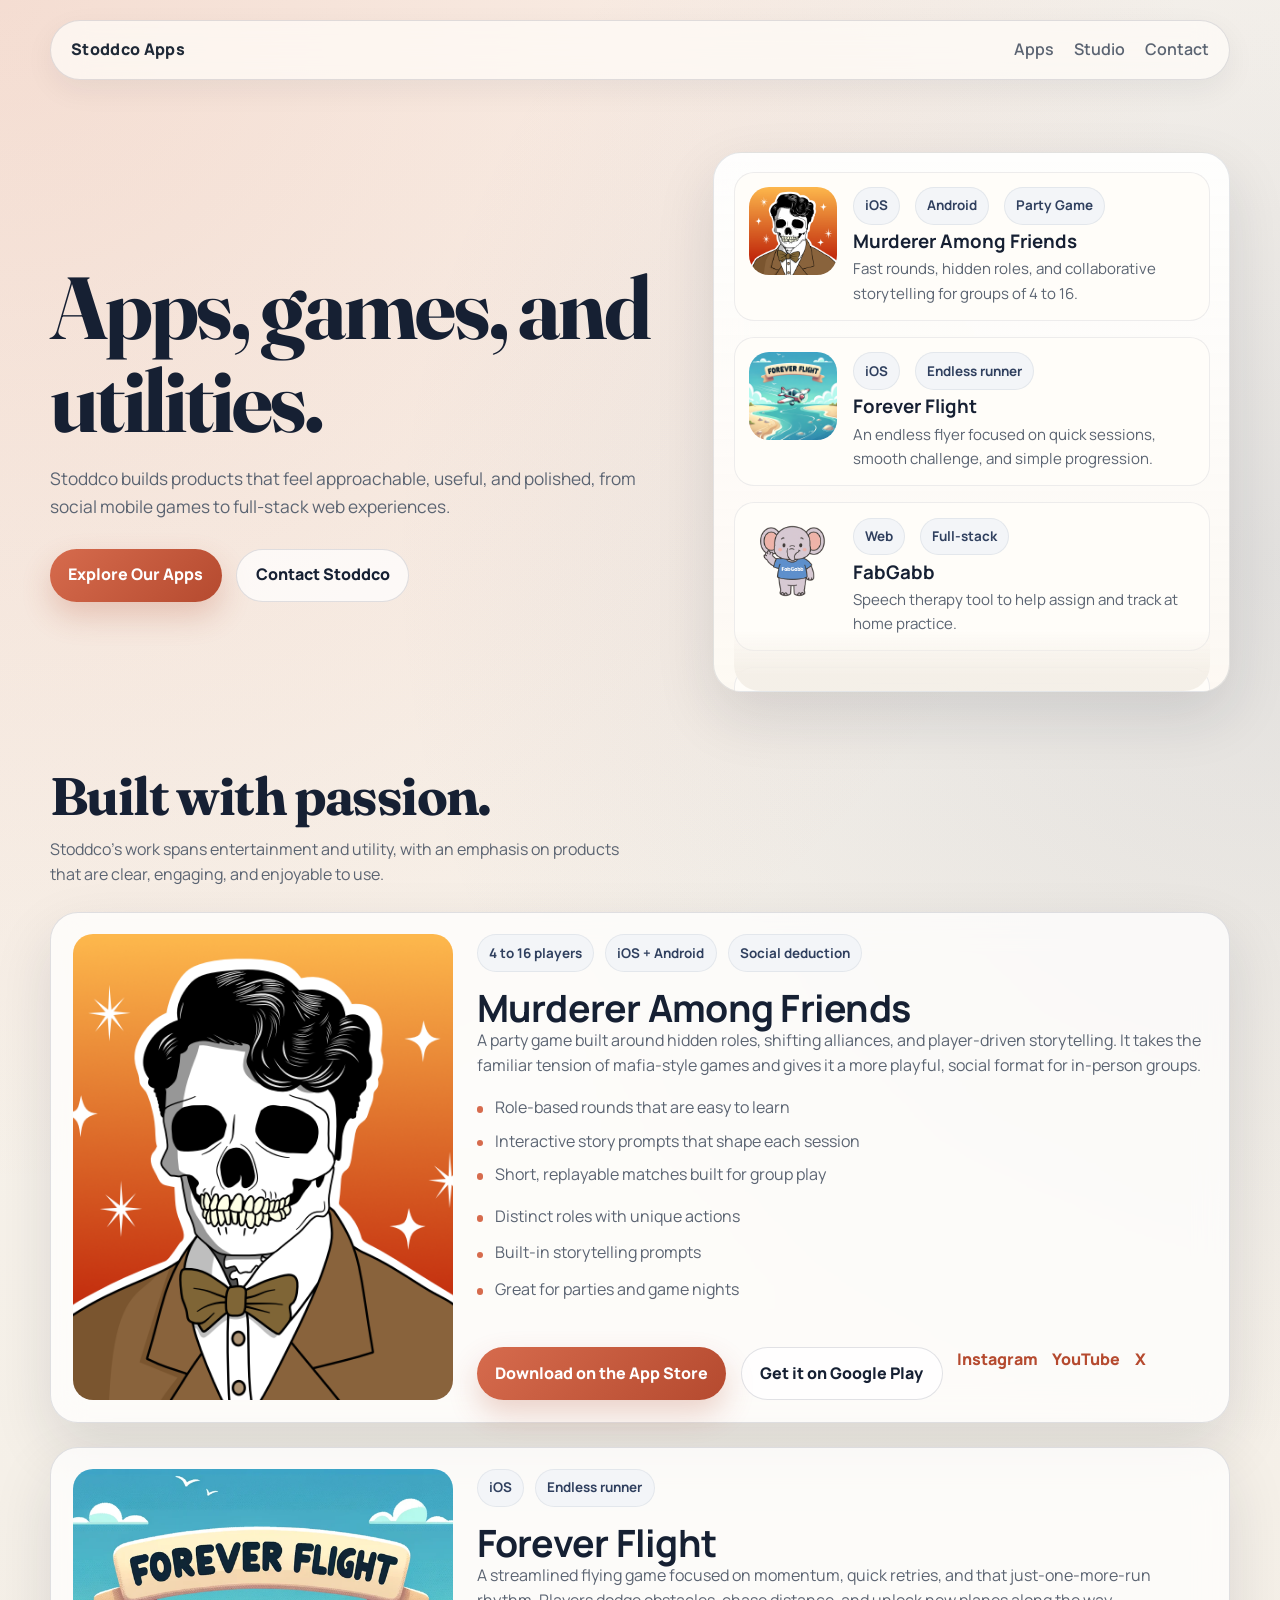
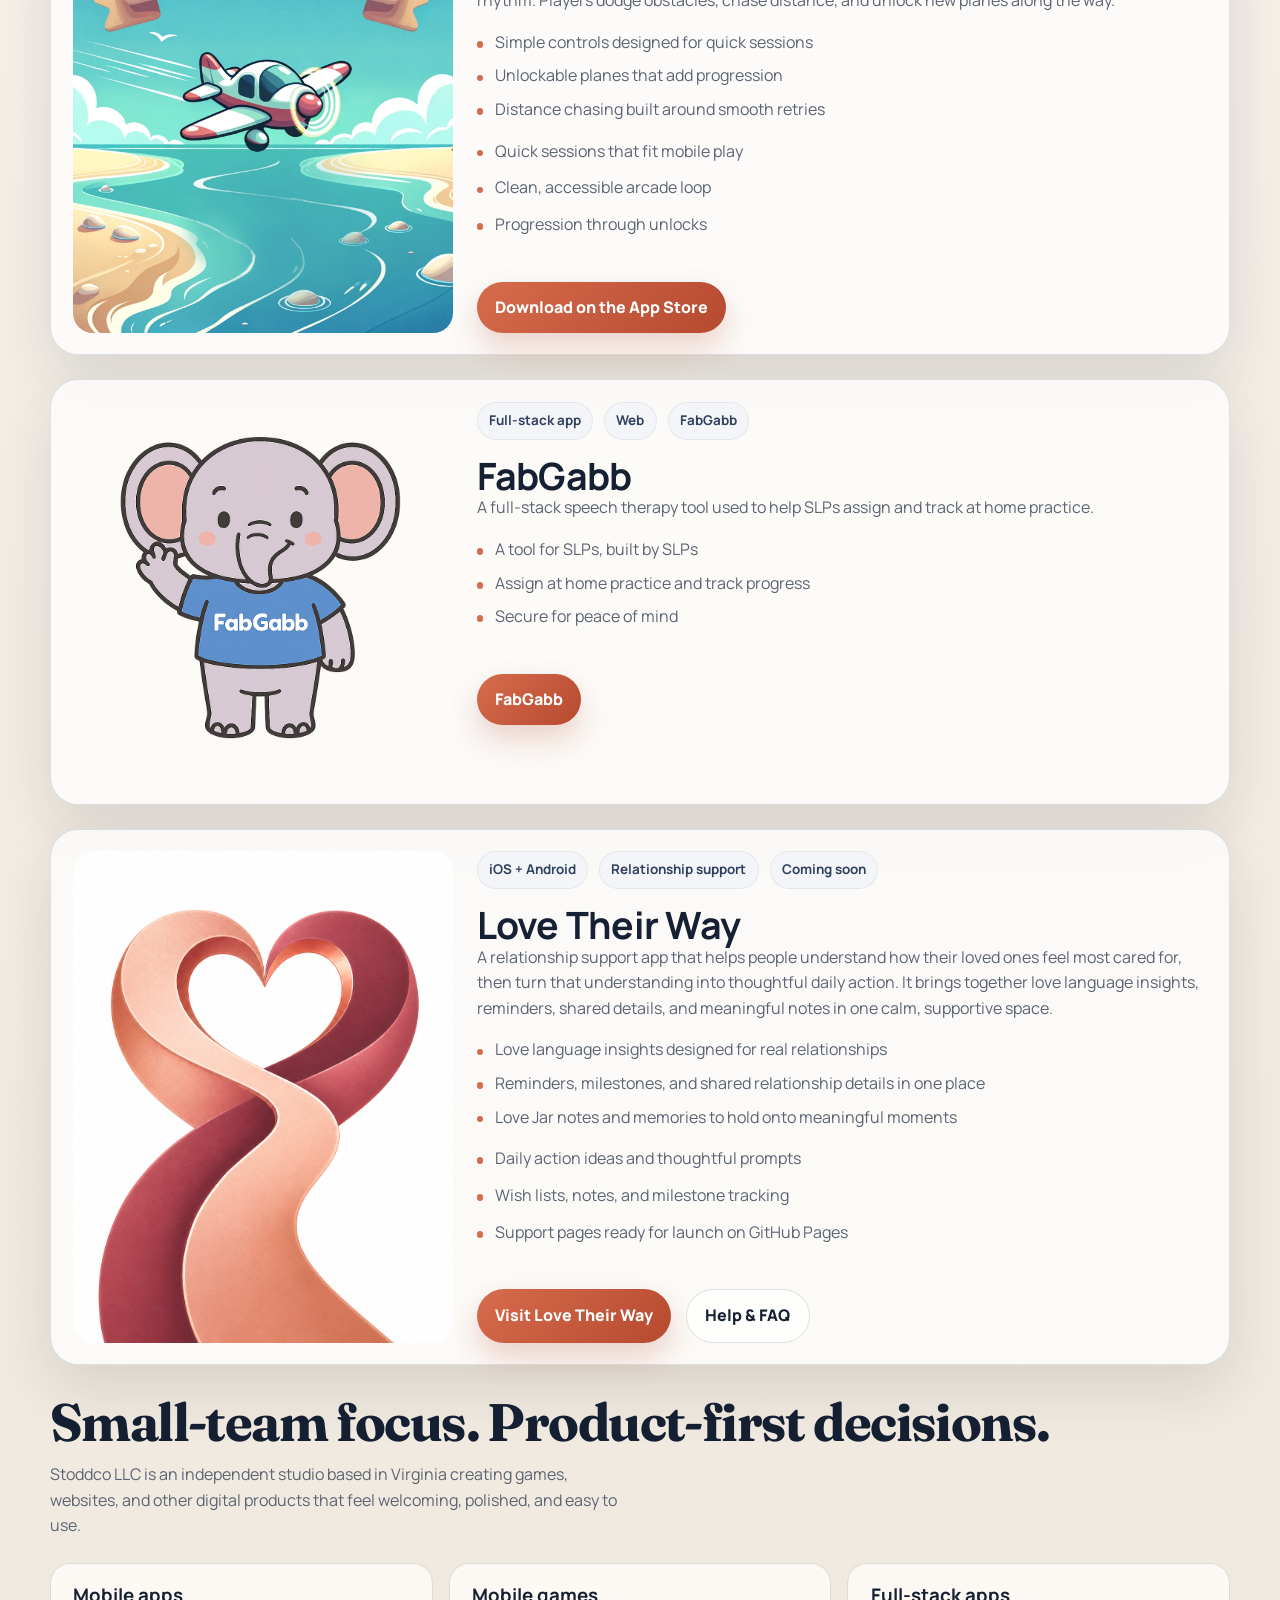
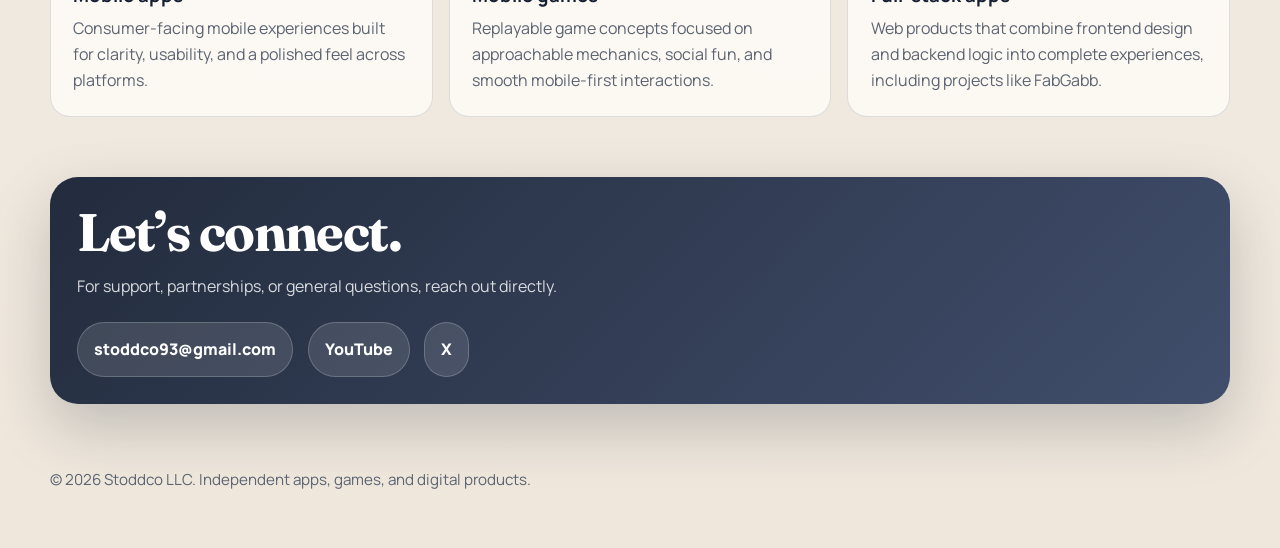
<file: index.html>
<!DOCTYPE html>
<html lang="en">
<head>
  <meta charset="UTF-8" />
  <meta name="viewport" content="width=device-width, initial-scale=1.0" />
  <meta
    name="description"
    content="Stoddco Apps is an independent studio building polished games, apps, and digital products."
  />
  <title>Stoddco Apps</title>
  <link rel="preconnect" href="https://fonts.googleapis.com" />
  <link rel="preconnect" href="https://fonts.gstatic.com" crossorigin />
  <link
    href="https://fonts.googleapis.com/css2?family=Fraunces:wght@500;600;700&family=Manrope:wght@400;500;600;700;800&display=swap"
    rel="stylesheet"
  />
  <style>
    :root {
      --bg: #f4efe7;
      --surface: rgba(255, 255, 255, 0.74);
      --surface-strong: #fffdf9;
      --line: rgba(43, 55, 79, 0.14);
      --text: #1f2937;
      --muted: #5b6472;
      --heading: #162033;
      --accent: #d66b4d;
      --accent-deep: #b54a2f;
      --accent-soft: #fff0e8;
      --shadow: 0 24px 60px rgba(27, 35, 53, 0.12);
      --radius-xl: 28px;
      --radius-lg: 20px;
      --radius-md: 14px;
      --max-width: 1180px;
    }

    * {
      box-sizing: border-box;
    }

    html {
      scroll-behavior: smooth;
    }

    body {
      margin: 0;
      font-family: "Manrope", sans-serif;
      color: var(--text);
      background:
        radial-gradient(circle at top left, rgba(214, 107, 77, 0.18), transparent 30%),
        radial-gradient(circle at right 15%, rgba(62, 83, 118, 0.12), transparent 26%),
        linear-gradient(180deg, #fbf6ef 0%, var(--bg) 46%, #efe7dc 100%);
      line-height: 1.6;
    }

    a {
      color: inherit;
    }

    img {
      display: block;
      max-width: 100%;
    }

    .page-shell {
      width: min(calc(100% - 2rem), var(--max-width));
      margin: 0 auto;
    }

    .site-header {
      padding: 1.25rem 0 0;
    }

    .nav {
      display: flex;
      align-items: center;
      justify-content: space-between;
      gap: 1rem;
      padding: 1rem 1.25rem;
      border: 1px solid var(--line);
      border-radius: 999px;
      background: rgba(255, 253, 249, 0.72);
      backdrop-filter: blur(16px);
      box-shadow: 0 10px 30px rgba(24, 34, 52, 0.06);
    }

    .brand {
      display: inline-flex;
      align-items: center;
      text-decoration: none;
      font-weight: 800;
      letter-spacing: 0.02em;
    }

    .nav-links {
      display: flex;
      align-items: center;
      gap: 1.25rem;
      flex-wrap: wrap;
    }

    .nav-links a {
      text-decoration: none;
      color: var(--muted);
      font-weight: 600;
    }

    .nav-links a:hover,
    .nav-links a:focus-visible,
    .text-link:hover,
    .text-link:focus-visible {
      color: var(--heading);
    }

    .hero {
      padding: 4.5rem 0 3rem;
      display: grid;
      grid-template-columns: minmax(0, 1.1fr) minmax(300px, 0.9fr);
      gap: 2rem;
      align-items: center;
    }

    .hero-copy {
      max-width: 640px;
    }

    .eyebrow {
      display: inline-flex;
      align-items: center;
      gap: 0.5rem;
      padding: 0.55rem 0.9rem;
      border-radius: 999px;
      font-weight: 700;
      font-size: 0.82rem;
      letter-spacing: 0.08em;
      text-transform: uppercase;
      color: var(--accent-deep);
      background: rgba(255, 240, 232, 0.95);
      border: 1px solid rgba(214, 107, 77, 0.18);
    }

    h1,
    h2,
    h3 {
      margin: 0;
      color: var(--heading);
      line-height: 1.05;
    }

    h1,
    h2 {
      font-family: "Fraunces", serif;
      letter-spacing: -0.03em;
    }

    h1 {
      margin-top: 1.25rem;
      font-size: clamp(3rem, 8vw, 5.5rem);
    }

    .hero p {
      margin: 1.2rem 0 0;
      font-size: 1.08rem;
      color: var(--muted);
      max-width: 58ch;
    }

    .hero-actions,
    .card-actions {
      display: flex;
      flex-wrap: wrap;
      gap: 0.9rem;
      margin-top: 1.75rem;
    }

    .button,
    .button-secondary {
      display: inline-flex;
      align-items: center;
      justify-content: center;
      min-height: 3rem;
      padding: 0.8rem 1.15rem;
      border-radius: 999px;
      text-decoration: none;
      font-weight: 800;
      transition: transform 180ms ease, box-shadow 180ms ease, background 180ms ease;
    }

    .button {
      color: white;
      background: linear-gradient(135deg, var(--accent), var(--accent-deep));
      box-shadow: 0 14px 30px rgba(181, 74, 47, 0.24);
    }

    .button-secondary {
      color: var(--heading);
      background: rgba(255, 255, 255, 0.72);
      border: 1px solid var(--line);
    }

    .button:hover,
    .button:focus-visible,
    .button-secondary:hover,
    .button-secondary:focus-visible {
      transform: translateY(-1px);
    }

    .hero-panel {
      position: relative;
      padding: 1.2rem;
      border-radius: var(--radius-xl);
      border: 1px solid rgba(32, 48, 77, 0.12);
      background:
        linear-gradient(180deg, rgba(255, 255, 255, 0.8), rgba(253, 249, 243, 0.92)),
        rgba(255, 255, 255, 0.6);
      box-shadow: var(--shadow);
      backdrop-filter: blur(18px);
      max-height: 540px;
      overflow-y: auto;
      overscroll-behavior: contain;
    }

    .hero-panel::after {
      content: "";
      position: sticky;
      left: 0;
      right: 0;
      bottom: -1.2rem;
      display: block;
      height: 3.75rem;
      margin-top: -3.75rem;
      border-radius: 0 0 calc(var(--radius-xl) - 2px) calc(var(--radius-xl) - 2px);
      pointer-events: none;
      background: linear-gradient(180deg, rgba(244, 239, 231, 0), rgba(244, 239, 231, 0.96) 72%);
    }

    .stack {
      display: grid;
      gap: 1rem;
    }

    .hero-panel::-webkit-scrollbar {
      width: 10px;
    }

    .hero-panel::-webkit-scrollbar-track {
      background: rgba(31, 41, 55, 0.06);
      border-radius: 999px;
    }

    .hero-panel::-webkit-scrollbar-thumb {
      background: rgba(181, 74, 47, 0.35);
      border-radius: 999px;
    }

    .hero-panel::-webkit-scrollbar-thumb:hover {
      background: rgba(181, 74, 47, 0.5);
    }

    .stack-card {
      display: grid;
      grid-template-columns: 88px minmax(0, 1fr);
      gap: 1rem;
      padding: 0.9rem;
      border-radius: var(--radius-lg);
      background: var(--surface-strong);
      border: 1px solid rgba(32, 48, 77, 0.08);
    }

    .stack-card img {
      width: 88px;
      aspect-ratio: 1;
      object-fit: cover;
      border-radius: 20px;
    }

    .stack-card p {
      margin: 0.35rem 0 0;
      font-size: 0.94rem;
      color: var(--muted);
    }

    .stack-card .pill-row {
      gap: 0.9rem;
      margin-bottom: 0.45rem;
    }

    .stack-card .app-art {
      min-height: 88px;
      padding: 0.75rem;
      border-radius: 20px;
    }

    .stack-card .app-art span {
      padding: 0.3rem 0.5rem;
      font-size: 0.65rem;
    }

    .stack-card .app-art strong {
      margin-top: 0.5rem;
      font-size: 1.35rem;
    }

    .stack-card .app-art p {
      margin-top: 0.4rem;
      font-size: 0.78rem;
      line-height: 1.35;
    }

    .pill-row,
    .feature-list {
      display: flex;
      flex-wrap: wrap;
      gap: 0.7rem;
    }

    .pill {
      display: inline-flex;
      align-items: center;
      gap: 0.35rem;
      padding: 0.45rem 0.7rem;
      border-radius: 999px;
      font-size: 0.84rem;
      font-weight: 700;
      color: #30405f;
      background: #f3f5f8;
      border: 1px solid rgba(48, 64, 95, 0.08);
    }

    .section {
      padding: 1.8rem 0 0;
    }

    .section-heading {
      display: flex;
      justify-content: space-between;
      gap: 1rem;
      align-items: end;
      margin-bottom: 1.5rem;
    }

    .section-heading p {
      margin: 0.8rem 0 0;
      max-width: 58ch;
      color: var(--muted);
    }

    h2 {
      font-size: clamp(2rem, 5vw, 3.3rem);
    }

    .apps-grid {
      display: grid;
      gap: 1.5rem;
    }

    .app-card {
      display: grid;
      grid-template-columns: minmax(250px, 380px) minmax(0, 1fr);
      gap: 1.5rem;
      padding: 1.35rem;
      border-radius: var(--radius-xl);
      background: var(--surface);
      border: 1px solid var(--line);
      box-shadow: var(--shadow);
      backdrop-filter: blur(16px);
    }

    .app-card img {
      width: 100%;
      height: 100%;
      min-height: 260px;
      object-fit: cover;
      border-radius: calc(var(--radius-xl) - 8px);
    }

    .app-art {
      min-height: 260px;
      display: grid;
      align-content: end;
      padding: 1.5rem;
      border-radius: calc(var(--radius-xl) - 8px);
      color: white;
      background:
        radial-gradient(circle at top right, rgba(255, 255, 255, 0.18), transparent 28%),
        linear-gradient(135deg, #243552 0%, #3f5f8d 55%, #d66b4d 100%);
    }

    .app-art span {
      display: inline-flex;
      width: fit-content;
      padding: 0.45rem 0.7rem;
      border-radius: 999px;
      font-size: 0.8rem;
      font-weight: 800;
      letter-spacing: 0.04em;
      text-transform: uppercase;
      background: rgba(255, 255, 255, 0.14);
      border: 1px solid rgba(255, 255, 255, 0.18);
    }

    .app-art strong {
      display: block;
      margin-top: 0.85rem;
      font-family: "Fraunces", serif;
      font-size: clamp(1.8rem, 4vw, 2.7rem);
      line-height: 1;
      letter-spacing: -0.03em;
    }

    .app-art p {
      margin: 0.7rem 0 0;
      max-width: 20ch;
      color: rgba(255, 255, 255, 0.82);
    }

    .app-copy {
      display: flex;
      flex-direction: column;
      gap: 1rem;
    }

    .app-copy p {
      margin: 0;
      color: var(--muted);
    }

    .app-copy h3 {
      font-size: clamp(1.7rem, 4vw, 2.35rem);
      letter-spacing: -0.02em;
    }

    .feature-list,
    .detail-list {
      padding: 0;
      margin: 0;
      color: var(--muted);
    }

    .feature-list {
      list-style: none;
      display: grid;
      gap: 0.7rem;
    }

    .feature-list li,
    .detail-list li {
      padding-left: 1.15rem;
      position: relative;
    }

    .feature-list li::before,
    .detail-list li::before {
      content: "";
      position: absolute;
      left: 0;
      top: 0.7rem;
      width: 0.42rem;
      height: 0.42rem;
      border-radius: 50%;
      background: var(--accent);
    }

    .detail-list {
      display: grid;
      gap: 0.5rem;
      padding-left: 0;
      list-style: none;
    }

    .text-link {
      text-decoration: none;
      color: var(--accent-deep);
      font-weight: 800;
    }

    .story-grid {
      display: grid;
      grid-template-columns: repeat(3, minmax(0, 1fr));
      gap: 1rem;
      margin-top: 1rem;
    }

    .story-card {
      padding: 1.4rem;
      border-radius: var(--radius-lg);
      background: rgba(255, 253, 249, 0.76);
      border: 1px solid var(--line);
    }

    .story-card p {
      margin: 0.65rem 0 0;
      color: var(--muted);
    }

    .contact-panel {
      margin: 2rem 0 4rem;
      padding: 1.7rem;
      border-radius: var(--radius-xl);
      background: linear-gradient(135deg, rgba(22, 32, 51, 0.94), rgba(50, 65, 98, 0.92));
      color: white;
      box-shadow: 0 24px 60px rgba(22, 32, 51, 0.22);
    }

    .contact-panel h2,
    .contact-panel p,
    .contact-panel a {
      color: white;
    }

    .contact-panel p {
      margin: 0.9rem 0 0;
      max-width: 60ch;
      color: rgba(255, 255, 255, 0.82);
    }

    .contact-links {
      display: flex;
      flex-wrap: wrap;
      gap: 0.9rem;
      margin-top: 1.4rem;
    }

    .contact-links a {
      display: inline-flex;
      align-items: center;
      justify-content: center;
      padding: 0.85rem 1rem;
      border-radius: 999px;
      text-decoration: none;
      font-weight: 800;
      background: rgba(255, 255, 255, 0.12);
      border: 1px solid rgba(255, 255, 255, 0.2);
    }

    footer {
      padding: 0 0 2.5rem;
      color: var(--muted);
      font-size: 0.95rem;
    }

    @media (max-width: 960px) {
      .hero,
      .app-card,
      .story-grid {
        grid-template-columns: 1fr;
      }

      .hero-panel {
        max-height: 420px;
      }

      .section-heading {
        align-items: start;
        flex-direction: column;
      }
    }

    @media (max-width: 680px) {
      .page-shell {
        width: min(calc(100% - 1.25rem), var(--max-width));
      }

      .nav {
        border-radius: 28px;
        align-items: flex-start;
        flex-direction: column;
      }

      .hero {
        padding-top: 3rem;
      }

      h1 {
        font-size: clamp(2.7rem, 15vw, 4.2rem);
      }

      .app-card,
      .contact-panel,
      .hero-panel {
        padding: 1rem;
      }

      .app-card {
        gap: 1rem;
        overflow: hidden;
      }

      .app-card img,
      .app-card .app-art {
        width: 100%;
        height: auto;
        min-height: 0;
        max-height: 220px;
      }

      .app-copy {
        position: relative;
        z-index: 1;
        gap: 0.85rem;
      }

      .card-actions {
        margin-top: 1.25rem;
      }

      .stack-card {
        grid-template-columns: 72px minmax(0, 1fr);
      }

      .stack-card img {
        width: 72px;
      }
    }
  </style>
</head>
<body>
  <header class="site-header">
    <div class="page-shell">
      <nav class="nav" aria-label="Primary">
        <a class="brand" href="#top">
          <span>Stoddco Apps</span>
        </a>
        <div class="nav-links">
          <a href="#apps">Apps</a>
          <a href="#about">Studio</a>
          <a href="#contact">Contact</a>
        </div>
      </nav>

      <section class="hero" id="top">
        <div class="hero-copy">
          <h1>Apps, games, and utilities.</h1>
          <p>
            Stoddco builds products that feel approachable, useful, and polished,
            from social mobile games to full-stack web experiences.
          </p>
          <div class="hero-actions">
            <a class="button" href="#apps">Explore Our Apps</a>
            <a class="button-secondary" href="mailto:stoddco93@gmail.com">Contact Stoddco</a>
          </div>
        </div>

        <aside class="hero-panel" aria-label="Featured apps">
          <div class="stack">
            <article class="stack-card">
              <img src="images/murderer-among-friends.png" alt="Murderer Among Friends app icon" />
              <div>
                <div class="pill-row">
                  <span class="pill">iOS</span>
                  <span class="pill">Android</span>
                  <span class="pill">Party Game</span>
                </div>
                <h3>Murderer Among Friends</h3>
                <p>Fast rounds, hidden roles, and collaborative storytelling for groups of 4 to 16.</p>
              </div>
            </article>

            <article class="stack-card">
              <img src="images/forever-flight.png" alt="Forever Flight app icon" />
              <div>
                <div class="pill-row">
                  <span class="pill">iOS</span>
                  <span class="pill">Endless runner</span>
                </div>
                <h3>Forever Flight</h3>
                <p>An endless flyer focused on quick sessions, smooth challenge, and simple progression.</p>
              </div>
            </article>

            <article class="stack-card">
              <img src="images/gabby.png" alt="FabGabb promotional art." />
              <div>
                <div class="pill-row">
                  <span class="pill">Web</span>
                  <span class="pill">Full-stack</span>
                </div>
                <h3>FabGabb</h3>
                <p>Speech therapy tool to help assign and track at home practice.</p>
              </div>
            </article>

            <article class="stack-card">
              <img src="images/love-their-way.png" alt="Love Their Way promotional art." />
              <div>
                <div class="pill-row">
                  <span class="pill">iOS + Android</span>
                  <span class="pill">Relationship app</span>
                </div>
                <h3>Love Their Way</h3>
                <p>Relationship support that helps people show love in ways that feel meaningful to the person they care about.</p>
              </div>
            </article>
          </div>
        </aside>
      </section>
    </div>
  </header>

  <main>
    <section class="section" id="apps">
      <div class="page-shell">
        <div class="section-heading">
          <div>
            <h2>Built with passion.</h2>
            <p>
              Stoddco’s work spans entertainment and utility, with an emphasis on
              products that are clear, engaging, and enjoyable to use.
            </p>
          </div>
        </div>

        <div class="apps-grid">
          <article class="app-card">
            <img src="images/murderer-among-friends.png" alt="Murderer Among Friends promotional art" />
            <div class="app-copy">
              <div class="pill-row">
                <span class="pill">4 to 16 players</span>
                <span class="pill">iOS + Android</span>
                <span class="pill">Social deduction</span>
              </div>
              <div>
                <h3>Murderer Among Friends</h3>
                <p>
                  A party game built around hidden roles, shifting alliances, and
                  player-driven storytelling. It takes the familiar tension of
                  mafia-style games and gives it a more playful, social format for
                  in-person groups.
                </p>
              </div>

              <ul class="detail-list" aria-label="Key highlights">
                <li>Role-based rounds that are easy to learn</li>
                <li>Interactive story prompts that shape each session</li>
                <li>Short, replayable matches built for group play</li>
              </ul>

              <ul class="feature-list" aria-label="Murderer Among Friends features">
                <li>Distinct roles with unique actions</li>
                <li>Built-in storytelling prompts</li>
                <li>Great for parties and game nights</li>
              </ul>

              <div class="card-actions">
                <a class="button" href="https://apps.apple.com/us/app/murderer-among-friends/id6737068033">Download on the App Store</a>
                <a class="button-secondary" href="https://play.google.com/store/apps/details?id=com.stoddcogames.murdereramongfriends&amp;pcampaignid=web_share">Get it on Google Play</a>
                <a class="text-link" href="https://www.instagram.com/murdereramongfriends/">Instagram</a>
                <a class="text-link" href="https://www.youtube.com/@Stoddco">YouTube</a>
                <a class="text-link" href="https://x.com/Stoddco">X</a>
              </div>
            </div>
          </article>

          <article class="app-card">
            <img src="images/forever-flight.png" alt="Forever Flight promotional art" />
            <div class="app-copy">
              <div class="pill-row">
                <span class="pill">iOS</span>
                <span class="pill">Endless runner</span>
              </div>
              <div>
                <h3>Forever Flight</h3>
                <p>
                  A streamlined flying game focused on momentum, quick retries,
                  and that just-one-more-run rhythm. Players dodge obstacles,
                  chase distance, and unlock new planes along the way.
                </p>
              </div>

              <ul class="detail-list" aria-label="Key highlights">
                <li>Simple controls designed for quick sessions</li>
                <li>Unlockable planes that add progression</li>
                <li>Distance chasing built around smooth retries</li>
              </ul>

              <ul class="feature-list" aria-label="Forever Flight features">
                <li>Quick sessions that fit mobile play</li>
                <li>Clean, accessible arcade loop</li>
                <li>Progression through unlocks</li>
              </ul>

              <div class="card-actions">
                <a class="button" href="https://apps.apple.com/us/app/forever-flight/id6470160148">Download on the App Store</a>
              </div>
            </div>
          </article>

          <article class="app-card">
            <img src="images/gabby.png" alt="FabGabb promotional art." />
            <div class="app-copy">
              <div class="pill-row">
                <span class="pill">Full-stack app</span>
                <span class="pill">Web</span>
                <span class="pill">FabGabb</span>
              </div>
              <div>
                <h3>FabGabb</h3>
                <p>
                  A full-stack speech therapy tool used to help SLPs assign and track at home practice. 
                </p>
              </div>

              <ul class="detail-list" aria-label="FabGabb highlights">
                <li>A tool for SLPs, built by SLPs</li>
                <li>Assign at home practice and track progress</li>
                <li>Secure for peace of mind</li>
              </ul>

              <div class="card-actions">
                <a class="button" href="https://fabgabb.com/">FabGabb</a>
              </div>
            </div>
          </article>

          <article class="app-card">
            <img src="images/love-their-way.png" alt="Love Their Way promotional art" />
            <div class="app-copy">
              <div class="pill-row">
                <span class="pill">iOS + Android</span>
                <span class="pill">Relationship support</span>
                <span class="pill">Coming soon</span>
              </div>
              <div>
                <h3>Love Their Way</h3>
                <p>
                  A relationship support app that helps people understand how their loved ones feel most cared for,
                  then turn that understanding into thoughtful daily action. It brings together love language insights,
                  reminders, shared details, and meaningful notes in one calm, supportive space.
                </p>
              </div>

              <ul class="detail-list" aria-label="Love Their Way highlights">
                <li>Love language insights designed for real relationships</li>
                <li>Reminders, milestones, and shared relationship details in one place</li>
                <li>Love Jar notes and memories to hold onto meaningful moments</li>
              </ul>

              <ul class="feature-list" aria-label="Love Their Way features">
                <li>Daily action ideas and thoughtful prompts</li>
                <li>Wish lists, notes, and milestone tracking</li>
                <li>Support pages ready for launch on GitHub Pages</li>
              </ul>

              <div class="card-actions">
                <a class="button" href="/love-their-way/">Visit Love Their Way</a>
                <a class="button-secondary" href="/love-their-way/help/">Help &amp; FAQ</a>
              </div>
            </div>
          </article>

          <!--
            New app template:
            1. Copy this entire article block.
            2. If you have artwork, replace the .app-art block with an <img>.
            3. Update the pills, title, description, bullets, and links.
          <article class="app-card">
            <div class="app-art" aria-label="App placeholder artwork">
              <span>Featured App</span>
              <strong>App Name</strong>
              <p>Short visual placeholder until artwork is ready.</p>
            </div>
            <div class="app-copy">
              <div class="pill-row">
                <span class="pill">Platform</span>
                <span class="pill">Category</span>
                <span class="pill">Tag</span>
              </div>
              <div>
                <h3>App Name</h3>
                <p>
                  One short paragraph explaining what the app is and why it matters.
                </p>
              </div>

              <ul class="detail-list" aria-label="App highlights">
                <li>Highlight one</li>
                <li>Highlight two</li>
                <li>Highlight three</li>
              </ul>

              <ul class="feature-list" aria-label="App features">
                <li>Feature one</li>
                <li>Feature two</li>
                <li>Feature three</li>
              </ul>

              <div class="card-actions">
                <a class="button" href="#">Primary link</a>
                <a class="button-secondary" href="#">Secondary link</a>
              </div>
            </div>
          </article>
          -->
        </div>
      </div>
    </section>

    <section class="section" id="about">
      <div class="page-shell">
        <div class="section-heading">
          <div>
            <h2>Small-team focus. Product-first decisions.</h2>
            <p>
              Stoddco LLC is an independent studio based in Virginia creating
              games, websites, and other digital products that feel welcoming,
              polished, and easy to use.
            </p>
          </div>
        </div>

        <div class="story-grid">
          <article class="story-card">
            <h3>Mobile apps</h3>
            <p>Consumer-facing mobile experiences built for clarity, usability, and a polished feel across platforms.</p>
          </article>
          <article class="story-card">
            <h3>Mobile games</h3>
            <p>Replayable game concepts focused on approachable mechanics, social fun, and smooth mobile-first interactions.</p>
          </article>
          <article class="story-card">
            <h3>Full-stack apps</h3>
            <p>Web products that combine frontend design and backend logic into complete experiences, including projects like FabGabb.</p>
          </article>
        </div>
      </div>
    </section>

    <section class="section" id="contact">
      <div class="page-shell">
        <div class="contact-panel">
          <h2>Let’s connect.</h2>
          <p>
            For support, partnerships, or general questions, reach out directly.
          </p>
          <div class="contact-links">
            <a href="mailto:stoddco93@gmail.com">stoddco93@gmail.com</a>
            <a href="https://www.youtube.com/@Stoddco">YouTube</a>
            <a href="https://x.com/Stoddco">X</a>
          </div>
        </div>
      </div>
    </section>
  </main>

  <footer>
    <div class="page-shell">
      <p>&copy; 2026 Stoddco LLC. Independent apps, games, and digital products.</p>
    </div>
  </footer>
</body>
</html>
</file>
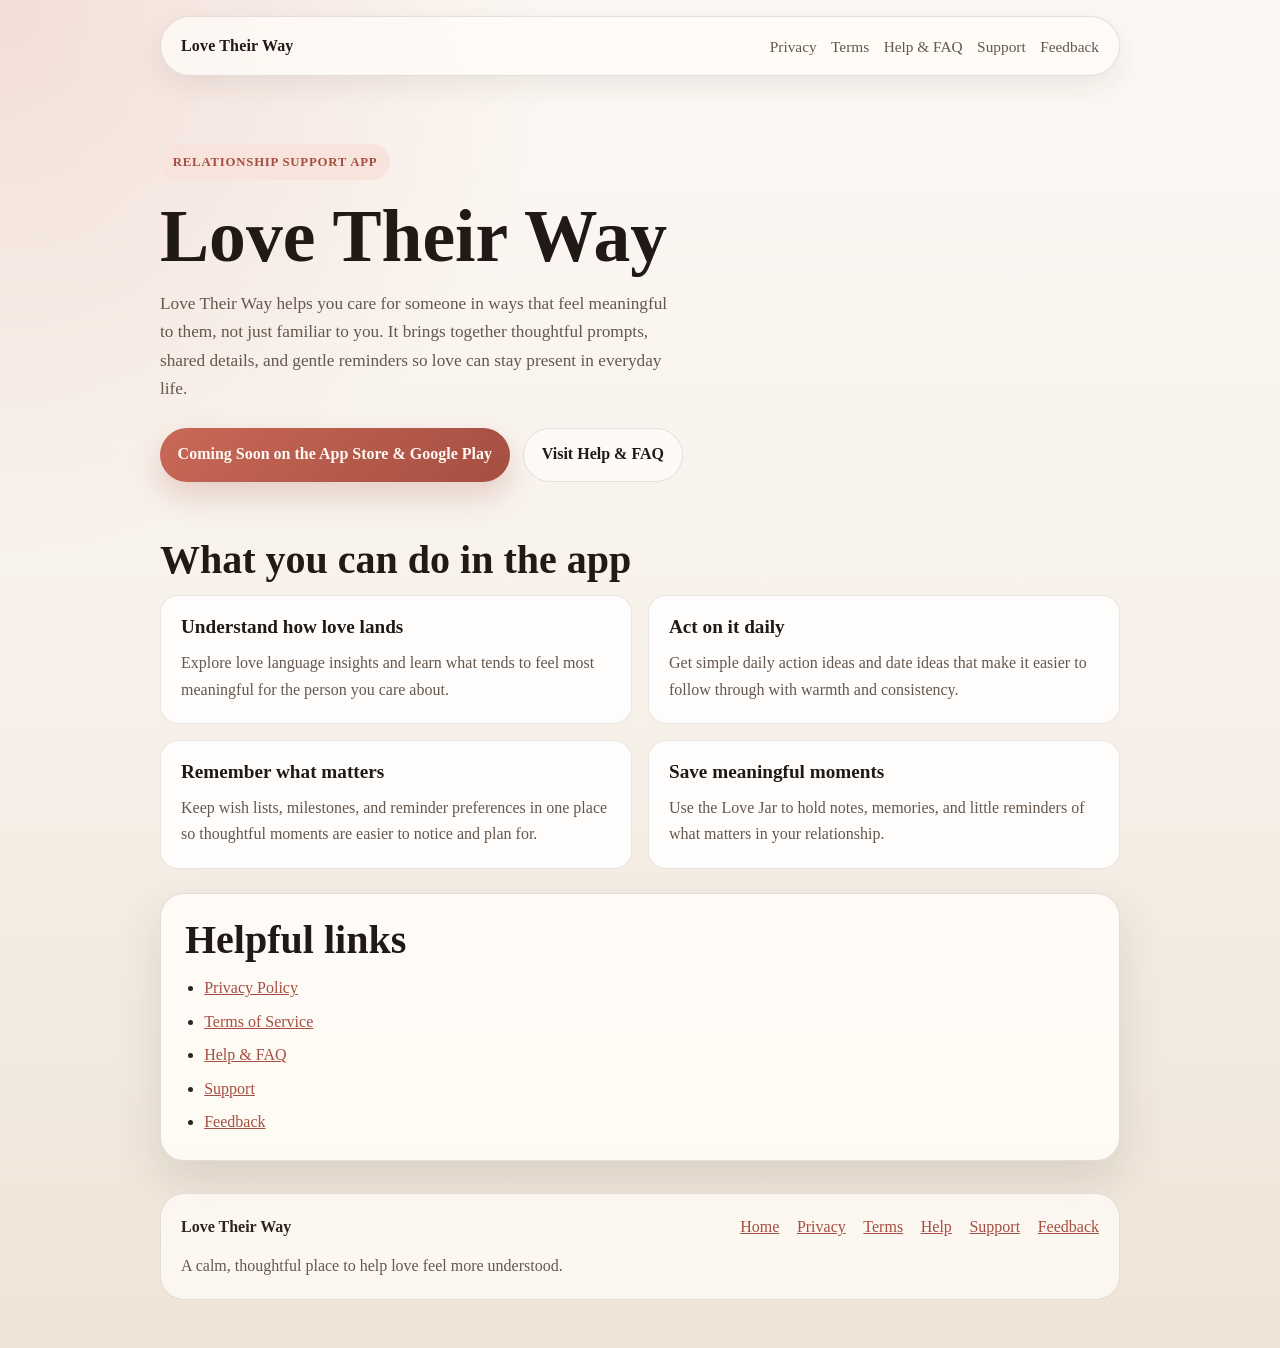
<file: love-their-way/index.html>
<!DOCTYPE html>
<html lang="en">
<head>
  <meta charset="UTF-8" />
  <meta name="viewport" content="width=device-width, initial-scale=1.0" />
  <meta
    name="description"
    content="Love Their Way is a relationship support app that helps you show love in ways that land well."
  />
  <title>Love Their Way</title>
  <link rel="stylesheet" href="./styles.css" />
</head>
<body>
  <header class="site-header shell">
    <nav class="nav" aria-label="Primary">
      <a class="brand" href="/love-their-way/">Love Their Way</a>
      <div class="nav-links">
        <a href="/love-their-way/privacy/">Privacy</a>
        <a href="/love-their-way/terms/">Terms</a>
        <a href="/love-their-way/help/">Help &amp; FAQ</a>
        <a href="/love-their-way/support/">Support</a>
        <a href="/love-their-way/feedback/">Feedback</a>
      </div>
    </nav>
  </header>

  <main class="shell">
    <section class="hero">
      <span class="eyebrow">Relationship Support App</span>
      <h1>Love Their Way</h1>
      <p class="lead">
        Love Their Way helps you care for someone in ways that feel meaningful to them, not just familiar to you.
        It brings together thoughtful prompts, shared details, and gentle reminders so love can stay present in everyday life.
      </p>
      <div class="actions">
        <span class="button" aria-label="Coming soon">Coming Soon on the App Store &amp; Google Play</span>
        <a class="button-secondary" href="/love-their-way/help/">Visit Help &amp; FAQ</a>
      </div>
    </section>

    <section class="section">
      <h2>What you can do in the app</h2>
      <div class="grid feature-grid">
        <article class="card">
          <h3>Understand how love lands</h3>
          <p>
            Explore love language insights and learn what tends to feel most meaningful for the person you care about.
          </p>
        </article>
        <article class="card">
          <h3>Act on it daily</h3>
          <p>
            Get simple daily action ideas and date ideas that make it easier to follow through with warmth and consistency.
          </p>
        </article>
        <article class="card">
          <h3>Remember what matters</h3>
          <p>
            Keep wish lists, milestones, and reminder preferences in one place so thoughtful moments are easier to notice and plan for.
          </p>
        </article>
        <article class="card">
          <h3>Save meaningful moments</h3>
          <p>
            Use the Love Jar to hold notes, memories, and little reminders of what matters in your relationship.
          </p>
        </article>
      </div>
    </section>

    <section class="section">
      <div class="panel">
        <h2>Helpful links</h2>
        <ul class="link-list">
          <li><a href="/love-their-way/privacy/">Privacy Policy</a></li>
          <li><a href="/love-their-way/terms/">Terms of Service</a></li>
          <li><a href="/love-their-way/help/">Help &amp; FAQ</a></li>
          <li><a href="/love-their-way/support/">Support</a></li>
          <li><a href="/love-their-way/feedback/">Feedback</a></li>
        </ul>
      </div>
    </section>
  </main>

  <footer class="footer shell">
    <div class="footer-panel">
      <div>
        <strong>Love Their Way</strong>
        <p class="muted">A calm, thoughtful place to help love feel more understood.</p>
      </div>
      <div class="footer-links">
        <a href="/love-their-way/">Home</a>
        <a href="/love-their-way/privacy/">Privacy</a>
        <a href="/love-their-way/terms/">Terms</a>
        <a href="/love-their-way/help/">Help</a>
        <a href="/love-their-way/support/">Support</a>
        <a href="/love-their-way/feedback/">Feedback</a>
      </div>
    </div>
  </footer>
</body>
</html>
</file>
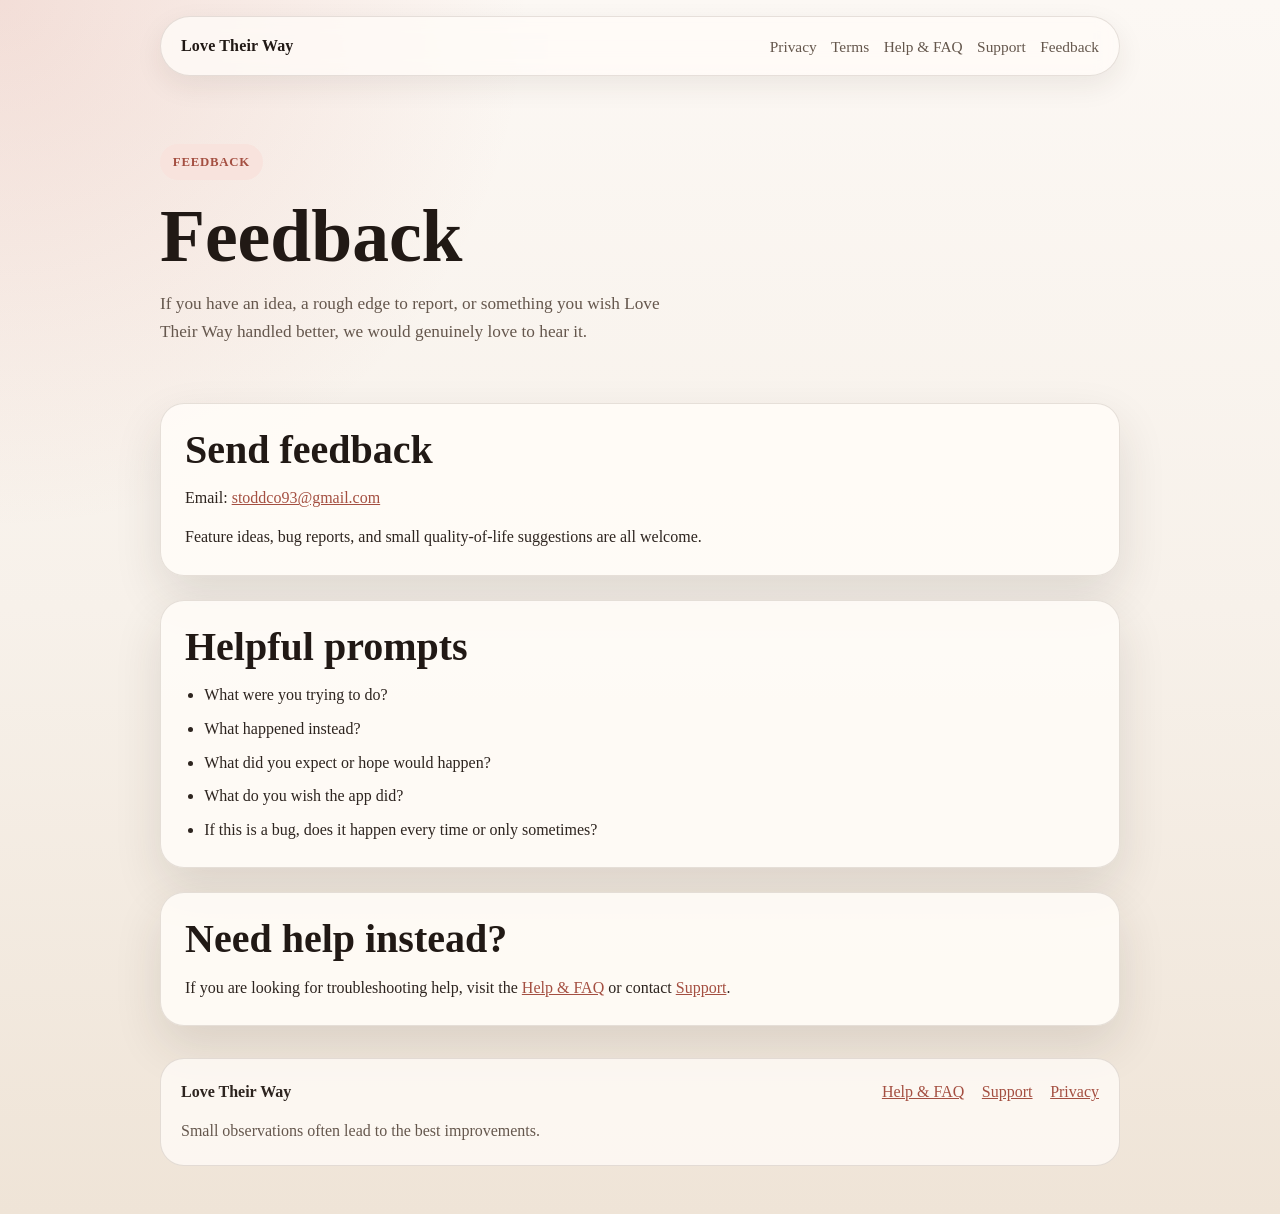
<file: love-their-way/feedback/index.html>
<!DOCTYPE html>
<html lang="en">
<head>
  <meta charset="UTF-8" />
  <meta name="viewport" content="width=device-width, initial-scale=1.0" />
  <meta
    name="description"
    content="Feedback for Love Their Way."
  />
  <title>Love Their Way Feedback</title>
  <link rel="stylesheet" href="../styles.css" />
</head>
<body>
  <header class="site-header shell">
    <nav class="nav" aria-label="Primary">
      <a class="brand" href="/love-their-way/">Love Their Way</a>
      <div class="nav-links">
        <a href="/love-their-way/privacy/">Privacy</a>
        <a href="/love-their-way/terms/">Terms</a>
        <a href="/love-their-way/help/">Help &amp; FAQ</a>
        <a href="/love-their-way/support/">Support</a>
        <a href="/love-their-way/feedback/">Feedback</a>
      </div>
    </nav>
  </header>

  <main class="shell">
    <section class="page-hero">
      <span class="eyebrow">Feedback</span>
      <h1>Feedback</h1>
      <p class="lead">
        If you have an idea, a rough edge to report, or something you wish Love Their Way handled better,
        we would genuinely love to hear it.
      </p>
    </section>

    <section class="section">
      <div class="panel">
        <h2>Send feedback</h2>
        <p>
          Email: <a href="mailto:stoddco93@gmail.com">stoddco93@gmail.com</a>
        </p>
        <p>
          Feature ideas, bug reports, and small quality-of-life suggestions are all welcome.
        </p>
      </div>
    </section>

    <section class="section">
      <div class="panel">
        <h2>Helpful prompts</h2>
        <ul class="list">
          <li>What were you trying to do?</li>
          <li>What happened instead?</li>
          <li>What did you expect or hope would happen?</li>
          <li>What do you wish the app did?</li>
          <li>If this is a bug, does it happen every time or only sometimes?</li>
        </ul>
      </div>
    </section>

    <section class="section">
      <div class="panel">
        <h2>Need help instead?</h2>
        <p>
          If you are looking for troubleshooting help, visit the <a href="/love-their-way/help/">Help &amp; FAQ</a>
          or contact <a href="/love-their-way/support/">Support</a>.
        </p>
      </div>
    </section>
  </main>

  <footer class="footer shell">
    <div class="footer-panel">
      <div>
        <strong>Love Their Way</strong>
        <p class="muted">Small observations often lead to the best improvements.</p>
      </div>
      <div class="footer-links">
        <a href="/love-their-way/help/">Help &amp; FAQ</a>
        <a href="/love-their-way/support/">Support</a>
        <a href="/love-their-way/privacy/">Privacy</a>
      </div>
    </div>
  </footer>
</body>
</html>
</file>
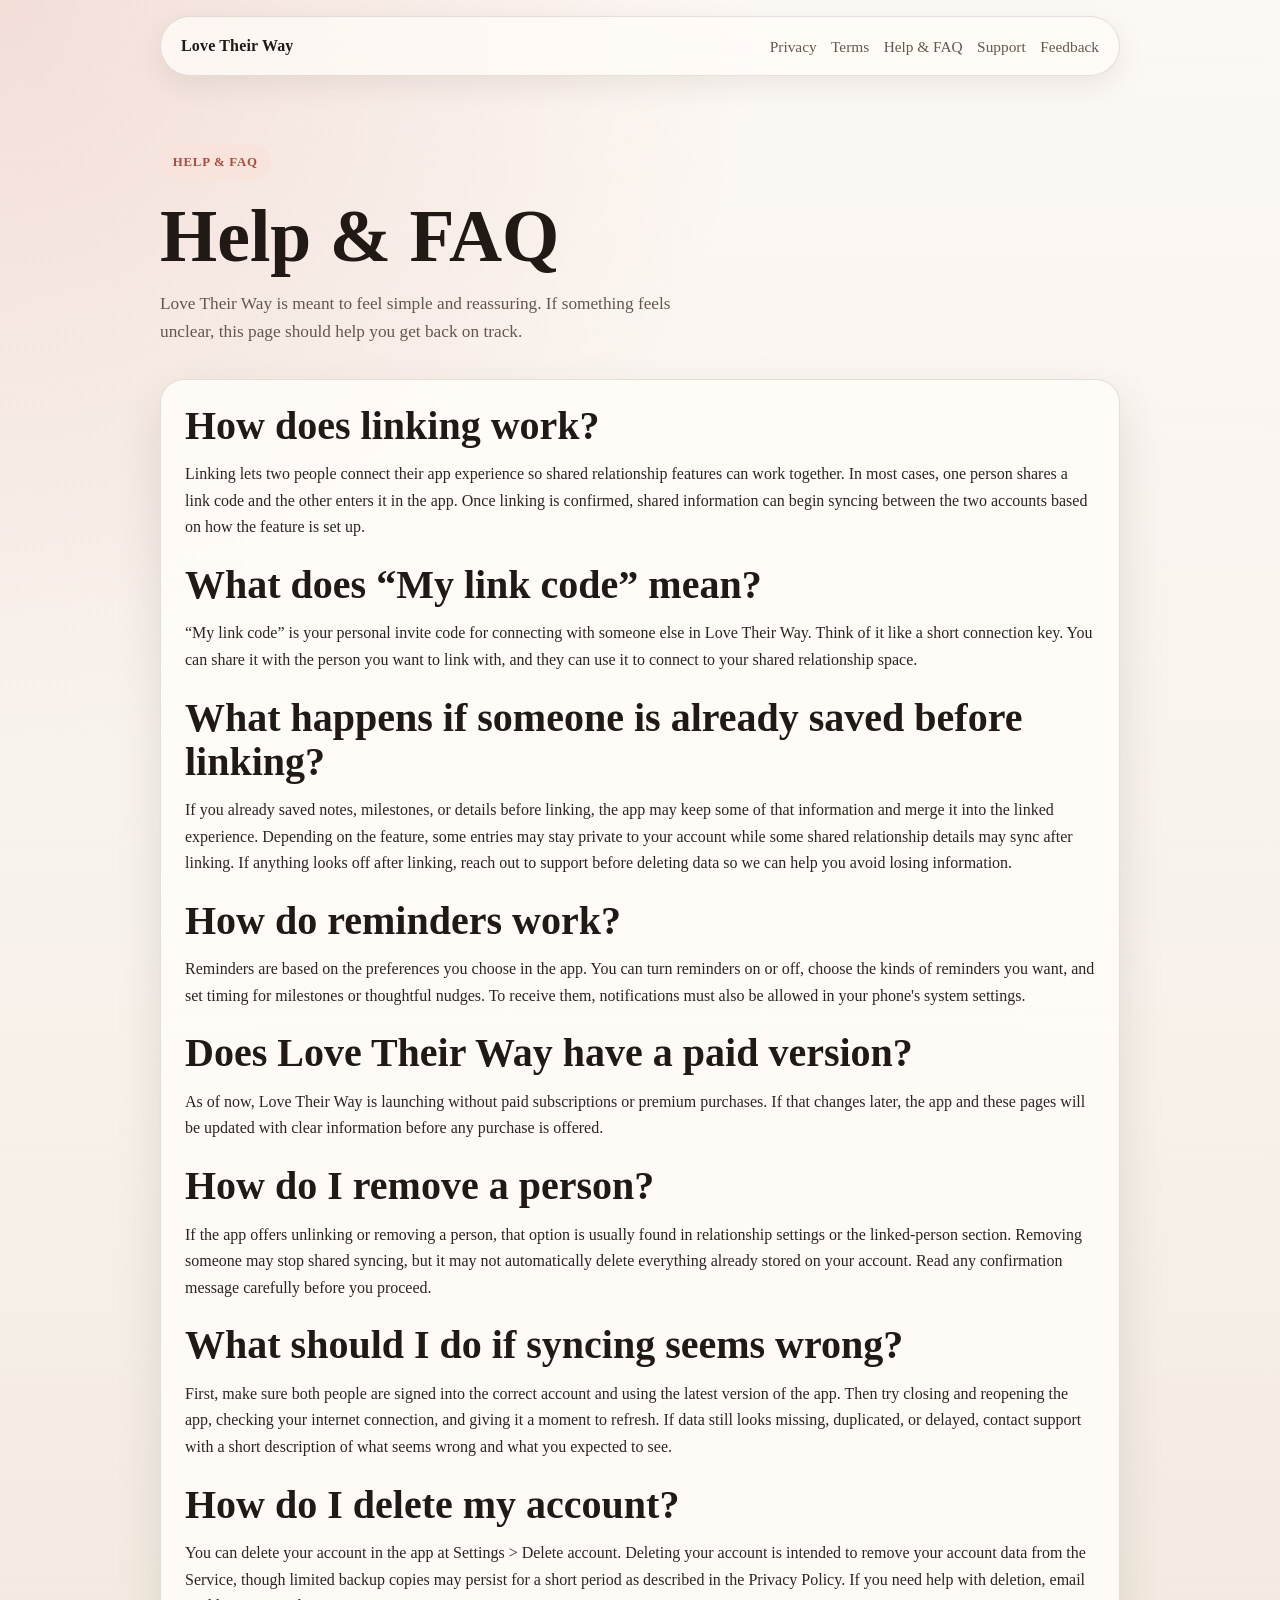
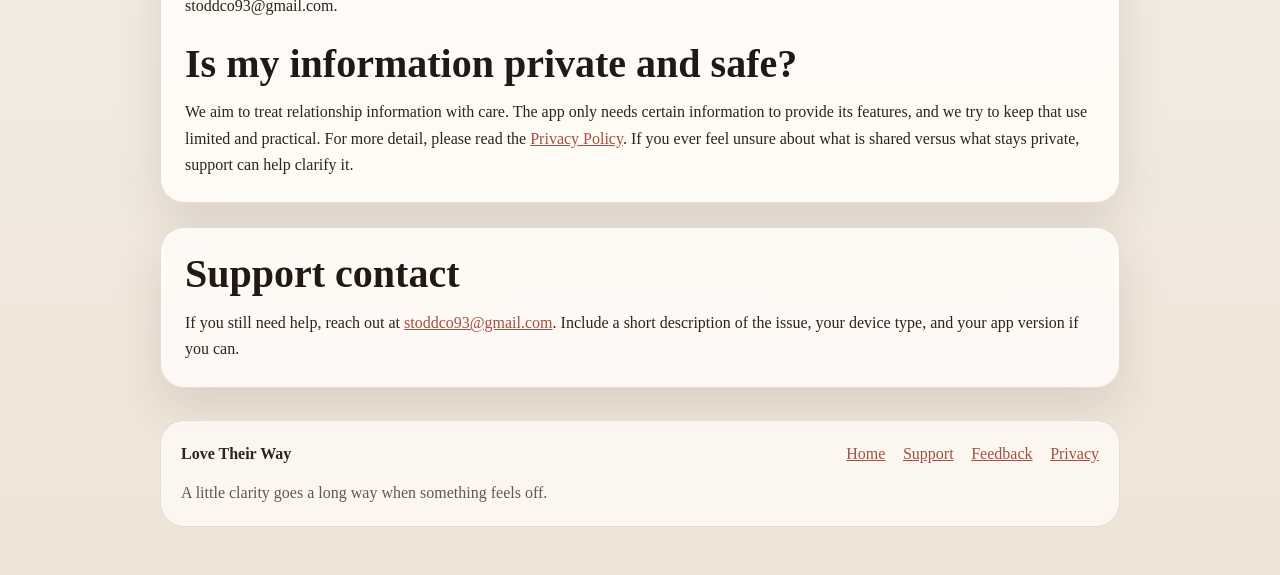
<file: love-their-way/help/index.html>
<!DOCTYPE html>
<html lang="en">
<head>
  <meta charset="UTF-8" />
  <meta name="viewport" content="width=device-width, initial-scale=1.0" />
  <meta
    name="description"
    content="Help and FAQ for Love Their Way."
  />
  <title>Love Their Way Help &amp; FAQ</title>
  <link rel="stylesheet" href="../styles.css" />
</head>
<body>
  <header class="site-header shell">
    <nav class="nav" aria-label="Primary">
      <a class="brand" href="/love-their-way/">Love Their Way</a>
      <div class="nav-links">
        <a href="/love-their-way/privacy/">Privacy</a>
        <a href="/love-their-way/terms/">Terms</a>
        <a href="/love-their-way/help/">Help &amp; FAQ</a>
        <a href="/love-their-way/support/">Support</a>
        <a href="/love-their-way/feedback/">Feedback</a>
      </div>
    </nav>
  </header>

  <main class="shell">
    <section class="page-hero">
      <span class="eyebrow">Help &amp; FAQ</span>
      <h1>Help &amp; FAQ</h1>
      <p class="lead">
        Love Their Way is meant to feel simple and reassuring. If something feels unclear, this page should help you get back on track.
      </p>
    </section>

    <section class="section panel">
      <div class="faq-item">
        <h2>How does linking work?</h2>
        <p>
          Linking lets two people connect their app experience so shared relationship features can work together.
          In most cases, one person shares a link code and the other enters it in the app. Once linking is confirmed,
          shared information can begin syncing between the two accounts based on how the feature is set up.
        </p>
      </div>

      <div class="faq-item">
        <h2>What does “My link code” mean?</h2>
        <p>
          “My link code” is your personal invite code for connecting with someone else in Love Their Way.
          Think of it like a short connection key. You can share it with the person you want to link with,
          and they can use it to connect to your shared relationship space.
        </p>
      </div>

      <div class="faq-item">
        <h2>What happens if someone is already saved before linking?</h2>
        <p>
          If you already saved notes, milestones, or details before linking, the app may keep some of that information and merge it into the linked experience.
          Depending on the feature, some entries may stay private to your account while some shared relationship details may sync after linking.
          If anything looks off after linking, reach out to support before deleting data so we can help you avoid losing information.
        </p>
      </div>

      <div class="faq-item">
        <h2>How do reminders work?</h2>
        <p>
          Reminders are based on the preferences you choose in the app. You can turn reminders on or off, choose the kinds of reminders you want,
          and set timing for milestones or thoughtful nudges. To receive them, notifications must also be allowed in your phone's system settings.
        </p>
      </div>

      <div class="faq-item">
        <h2>Does Love Their Way have a paid version?</h2>
        <p>
          As of now, Love Their Way is launching without paid subscriptions or premium purchases.
          If that changes later, the app and these pages will be updated with clear information before any purchase is offered.
        </p>
      </div>

      <div class="faq-item">
        <h2>How do I remove a person?</h2>
        <p>
          If the app offers unlinking or removing a person, that option is usually found in relationship settings or the linked-person section.
          Removing someone may stop shared syncing, but it may not automatically delete everything already stored on your account.
          Read any confirmation message carefully before you proceed.
        </p>
      </div>

      <div class="faq-item">
        <h2>What should I do if syncing seems wrong?</h2>
        <p>
          First, make sure both people are signed into the correct account and using the latest version of the app.
          Then try closing and reopening the app, checking your internet connection, and giving it a moment to refresh.
          If data still looks missing, duplicated, or delayed, contact support with a short description of what seems wrong and what you expected to see.
        </p>
      </div>

      <div class="faq-item">
        <h2>How do I delete my account?</h2>
        <p>
          You can delete your account in the app at Settings &gt; Delete account.
          Deleting your account is intended to remove your account data from the Service, though limited backup copies may persist for a short period as described in the Privacy Policy.
          If you need help with deletion, email stoddco93@gmail.com.
        </p>
      </div>

      <div class="faq-item">
        <h2>Is my information private and safe?</h2>
        <p>
          We aim to treat relationship information with care. The app only needs certain information to provide its features,
          and we try to keep that use limited and practical. For more detail, please read the <a href="/love-their-way/privacy/">Privacy Policy</a>.
          If you ever feel unsure about what is shared versus what stays private, support can help clarify it.
        </p>
      </div>
    </section>

    <section class="section">
      <div class="panel">
        <h2>Support contact</h2>
        <p>
          If you still need help, reach out at <a href="mailto:stoddco93@gmail.com">stoddco93@gmail.com</a>.
          Include a short description of the issue, your device type, and your app version if you can.
        </p>
      </div>
    </section>
  </main>

  <footer class="footer shell">
    <div class="footer-panel">
      <div>
        <strong>Love Their Way</strong>
        <p class="muted">A little clarity goes a long way when something feels off.</p>
      </div>
      <div class="footer-links">
        <a href="/love-their-way/">Home</a>
        <a href="/love-their-way/support/">Support</a>
        <a href="/love-their-way/feedback/">Feedback</a>
        <a href="/love-their-way/privacy/">Privacy</a>
      </div>
    </div>
  </footer>
</body>
</html>
</file>
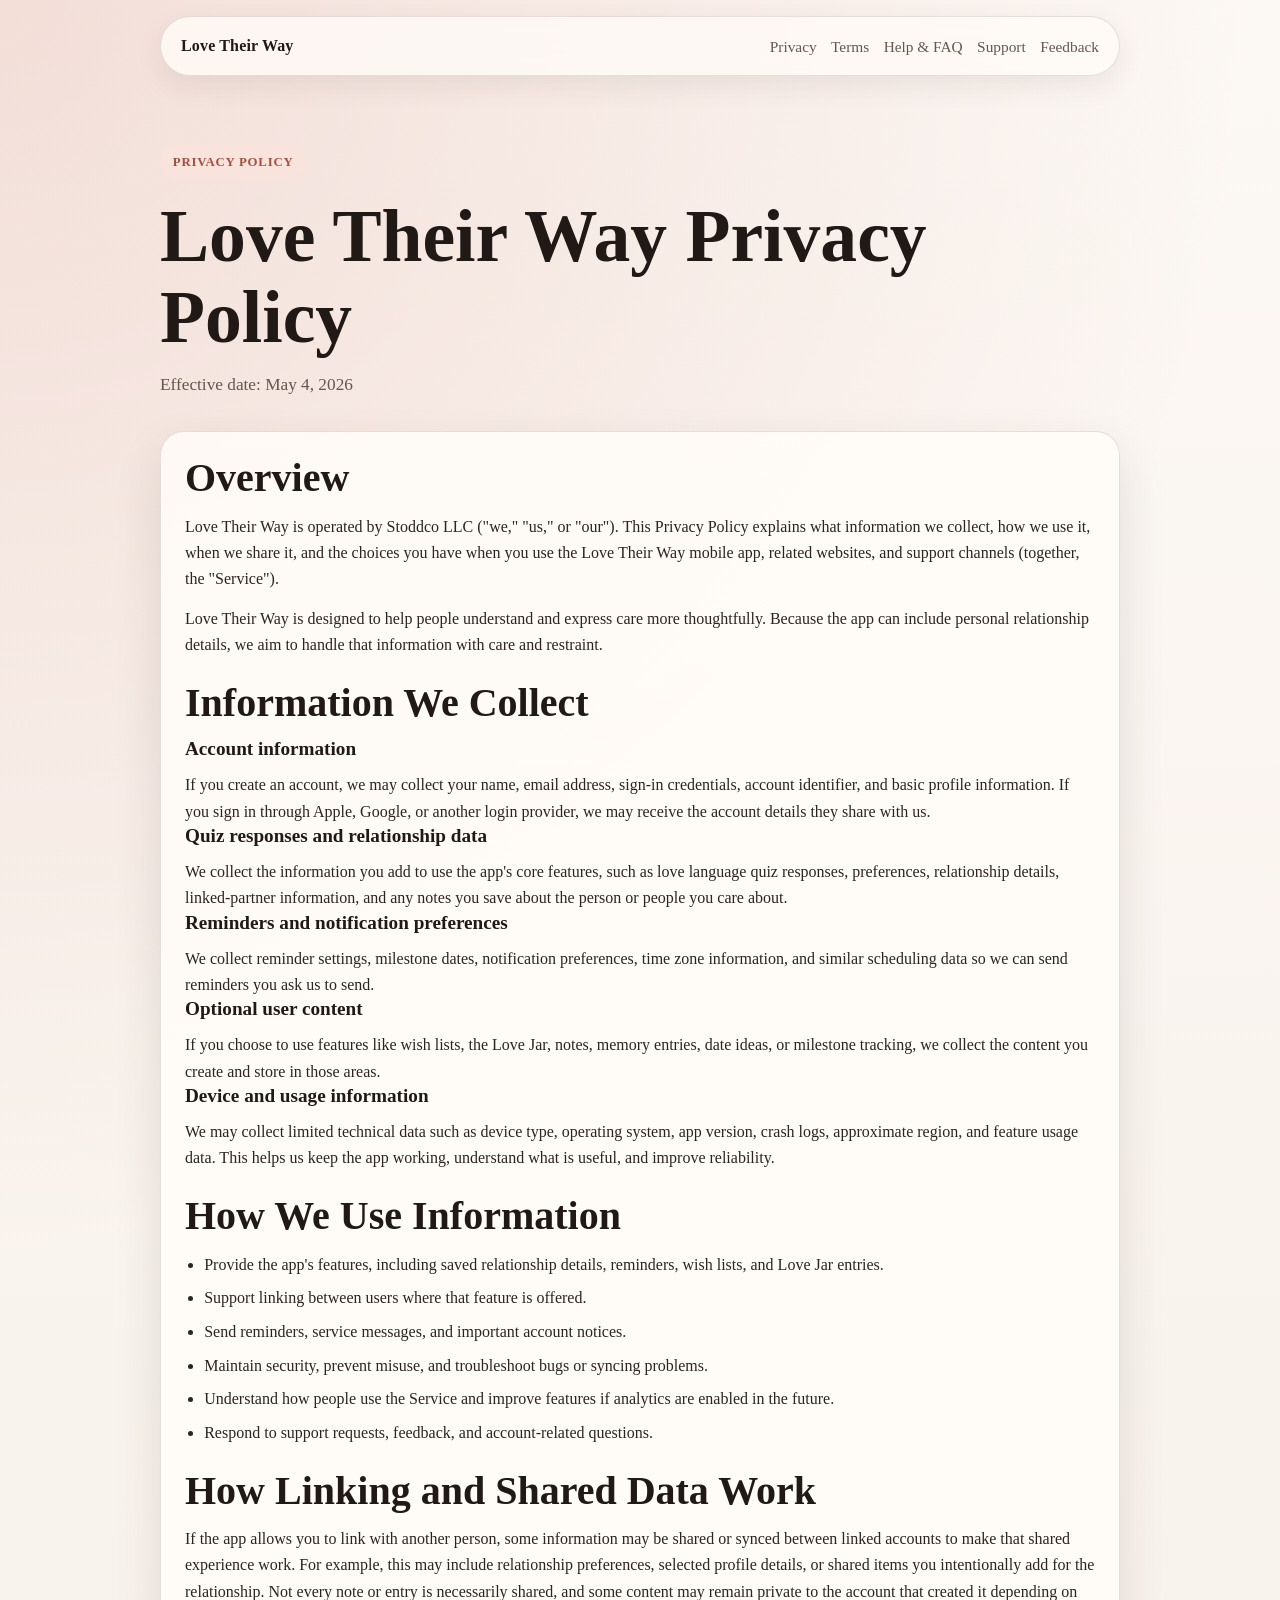
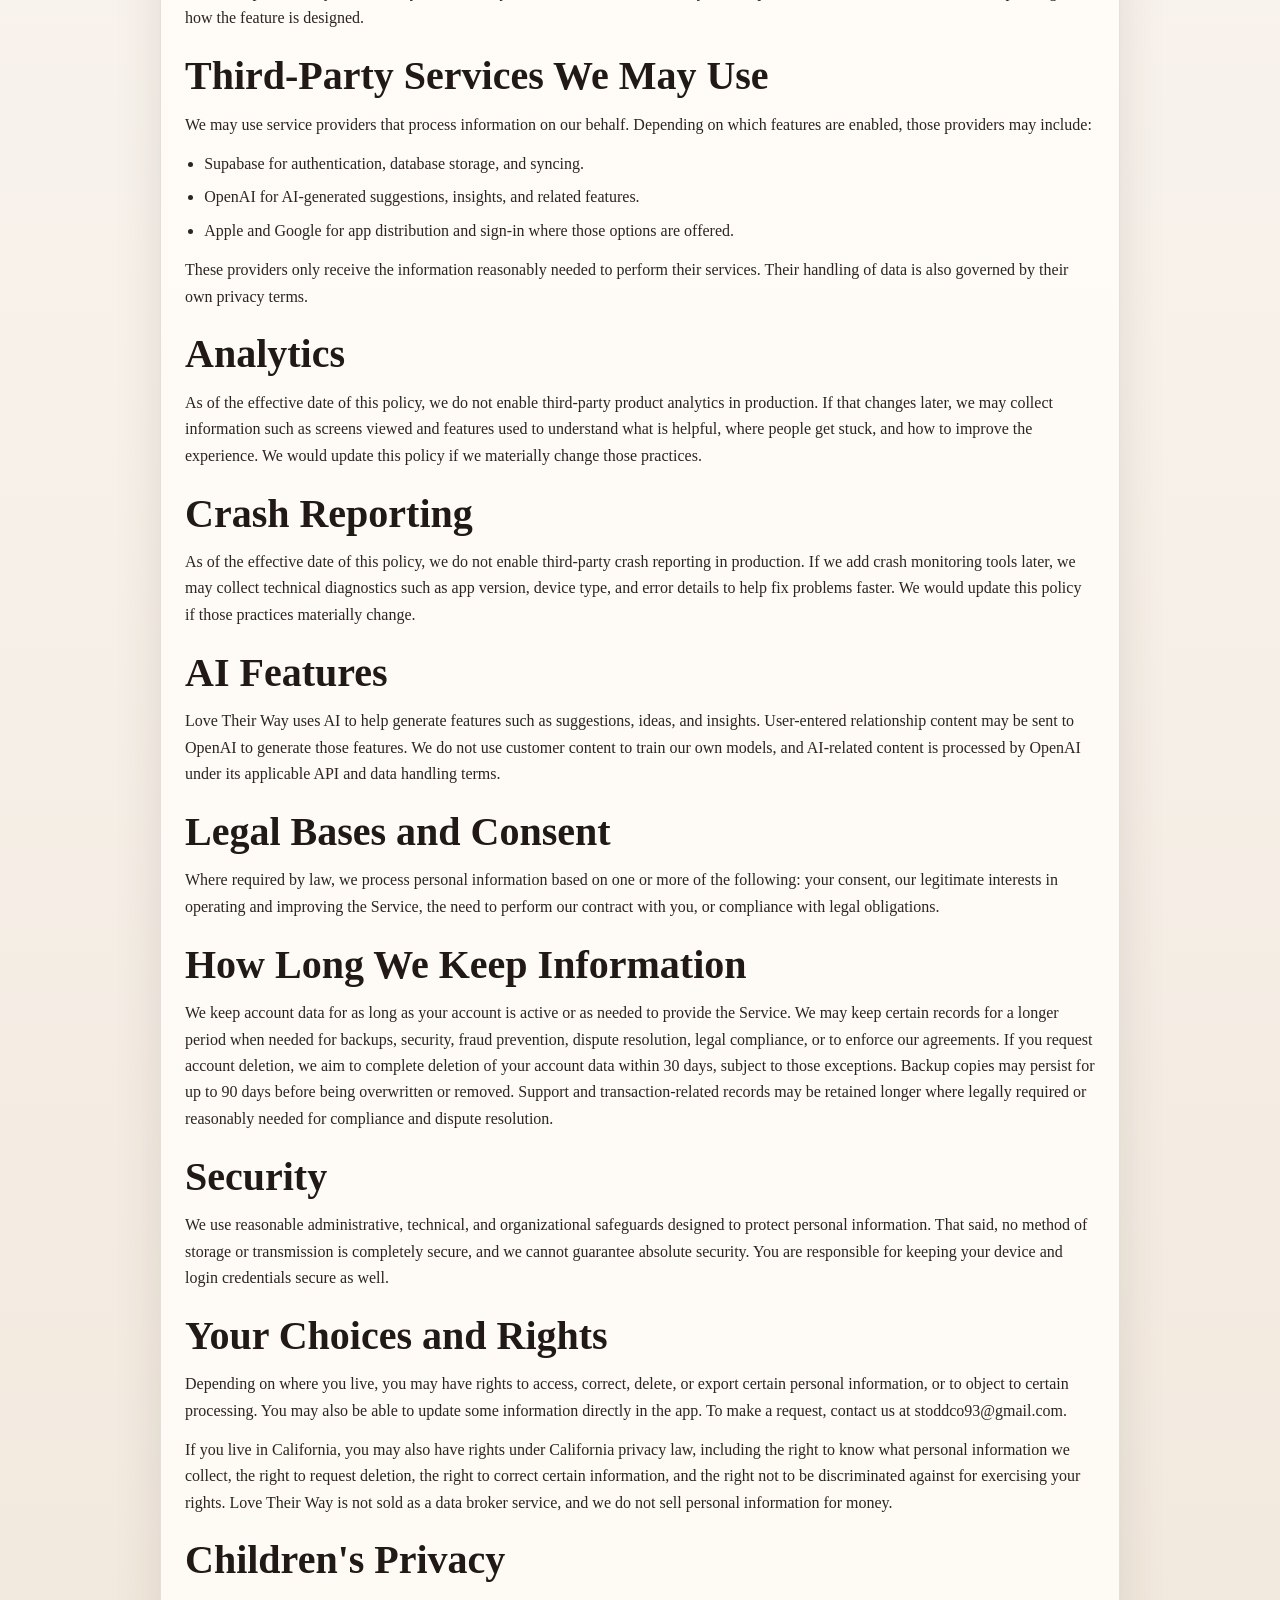
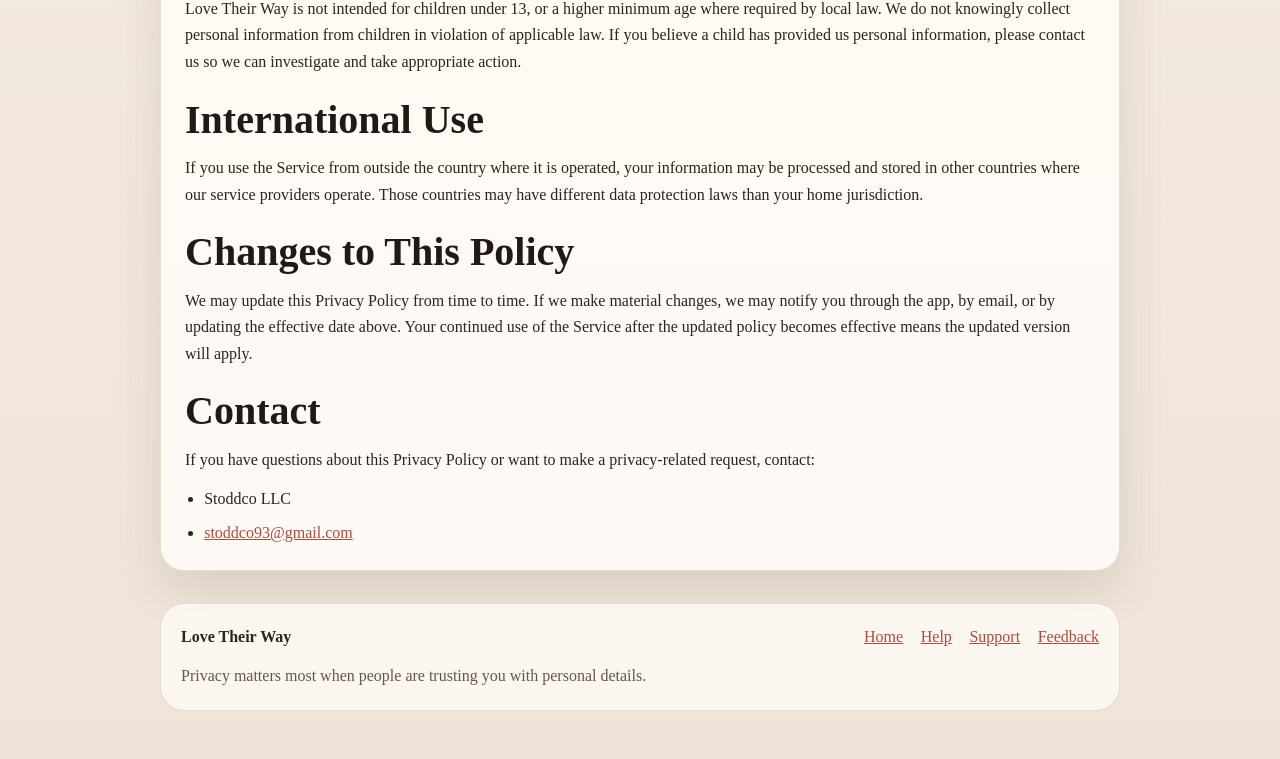
<file: love-their-way/privacy/index.html>
<!DOCTYPE html>
<html lang="en">
<head>
  <meta charset="UTF-8" />
  <meta name="viewport" content="width=device-width, initial-scale=1.0" />
  <meta
    name="description"
    content="Privacy Policy for Love Their Way."
  />
  <title>Love Their Way Privacy Policy</title>
  <link rel="stylesheet" href="../styles.css" />
</head>
<body>
  <header class="site-header shell">
    <nav class="nav" aria-label="Primary">
      <a class="brand" href="/love-their-way/">Love Their Way</a>
      <div class="nav-links">
        <a href="/love-their-way/privacy/">Privacy</a>
        <a href="/love-their-way/terms/">Terms</a>
        <a href="/love-their-way/help/">Help &amp; FAQ</a>
        <a href="/love-their-way/support/">Support</a>
        <a href="/love-their-way/feedback/">Feedback</a>
      </div>
    </nav>
  </header>

  <main class="shell">
    <section class="page-hero">
      <span class="eyebrow">Privacy Policy</span>
      <h1>Love Their Way Privacy Policy</h1>
      <p class="lead">
        Effective date: May 4, 2026
      </p>
    </section>

    <section class="section panel">
      <div class="policy-section">
        <h2>Overview</h2>
        <p>
          Love Their Way is operated by Stoddco LLC ("we," "us," or "our"). This Privacy Policy explains what
          information we collect, how we use it, when we share it, and the choices you have when you use the Love Their Way mobile app,
          related websites, and support channels (together, the "Service").
        </p>
        <p>
          Love Their Way is designed to help people understand and express care more thoughtfully. Because the app can include personal
          relationship details, we aim to handle that information with care and restraint.
        </p>
      </div>

      <div class="policy-section">
        <h2>Information We Collect</h2>
        <h3>Account information</h3>
        <p>
          If you create an account, we may collect your name, email address, sign-in credentials, account identifier, and basic profile information.
          If you sign in through Apple, Google, or another login provider, we may receive the account details they share with us.
        </p>
        <h3>Quiz responses and relationship data</h3>
        <p>
          We collect the information you add to use the app's core features, such as love language quiz responses, preferences,
          relationship details, linked-partner information, and any notes you save about the person or people you care about.
        </p>
        <h3>Reminders and notification preferences</h3>
        <p>
          We collect reminder settings, milestone dates, notification preferences, time zone information, and similar scheduling data
          so we can send reminders you ask us to send.
        </p>
        <h3>Optional user content</h3>
        <p>
          If you choose to use features like wish lists, the Love Jar, notes, memory entries, date ideas, or milestone tracking,
          we collect the content you create and store in those areas.
        </p>
        <h3>Device and usage information</h3>
        <p>
          We may collect limited technical data such as device type, operating system, app version, crash logs, approximate region,
          and feature usage data. This helps us keep the app working, understand what is useful, and improve reliability.
        </p>
      </div>

      <div class="policy-section">
        <h2>How We Use Information</h2>
        <ul class="list">
          <li>Provide the app's features, including saved relationship details, reminders, wish lists, and Love Jar entries.</li>
          <li>Support linking between users where that feature is offered.</li>
          <li>Send reminders, service messages, and important account notices.</li>
          <li>Maintain security, prevent misuse, and troubleshoot bugs or syncing problems.</li>
          <li>Understand how people use the Service and improve features if analytics are enabled in the future.</li>
          <li>Respond to support requests, feedback, and account-related questions.</li>
        </ul>
      </div>

      <div class="policy-section">
        <h2>How Linking and Shared Data Work</h2>
        <p>
          If the app allows you to link with another person, some information may be shared or synced between linked accounts to make
          that shared experience work. For example, this may include relationship preferences, selected profile details, or shared items
          you intentionally add for the relationship. Not every note or entry is necessarily shared, and some content may remain private
          to the account that created it depending on how the feature is designed.
        </p>
      </div>

      <div class="policy-section">
        <h2>Third-Party Services We May Use</h2>
        <p>
          We may use service providers that process information on our behalf. Depending on which features are enabled, those providers may include:
        </p>
        <ul class="list">
          <li>Supabase for authentication, database storage, and syncing.</li>
          <li>OpenAI for AI-generated suggestions, insights, and related features.</li>
          <li>Apple and Google for app distribution and sign-in where those options are offered.</li>
        </ul>
        <p>
          These providers only receive the information reasonably needed to perform their services. Their handling of data is also governed by their own privacy terms.
        </p>
      </div>

      <div class="policy-section">
        <h2>Analytics</h2>
        <p>
          As of the effective date of this policy, we do not enable third-party product analytics in production.
          If that changes later, we may collect information such as screens viewed and features used to understand what is helpful,
          where people get stuck, and how to improve the experience. We would update this policy if we materially change those practices.
        </p>
      </div>

      <div class="policy-section">
        <h2>Crash Reporting</h2>
        <p>
          As of the effective date of this policy, we do not enable third-party crash reporting in production.
          If we add crash monitoring tools later, we may collect technical diagnostics such as app version, device type, and error details to help fix problems faster.
          We would update this policy if those practices materially change.
        </p>
      </div>

      <div class="policy-section">
        <h2>AI Features</h2>
        <p>
          Love Their Way uses AI to help generate features such as suggestions, ideas, and insights.
          User-entered relationship content may be sent to OpenAI to generate those features.
          We do not use customer content to train our own models, and AI-related content is processed by OpenAI under its applicable API and data handling terms.
        </p>
      </div>

      <div class="policy-section">
        <h2>Legal Bases and Consent</h2>
        <p>
          Where required by law, we process personal information based on one or more of the following: your consent, our legitimate interests
          in operating and improving the Service, the need to perform our contract with you, or compliance with legal obligations.
        </p>
      </div>

      <div class="policy-section">
        <h2>How Long We Keep Information</h2>
        <p>
          We keep account data for as long as your account is active or as needed to provide the Service. We may keep certain records for
          a longer period when needed for backups, security, fraud prevention, dispute resolution, legal compliance, or to enforce our agreements.
          If you request account deletion, we aim to complete deletion of your account data within 30 days, subject to those exceptions.
          Backup copies may persist for up to 90 days before being overwritten or removed.
          Support and transaction-related records may be retained longer where legally required or reasonably needed for compliance and dispute resolution.
        </p>
      </div>

      <div class="policy-section">
        <h2>Security</h2>
        <p>
          We use reasonable administrative, technical, and organizational safeguards designed to protect personal information.
          That said, no method of storage or transmission is completely secure, and we cannot guarantee absolute security.
          You are responsible for keeping your device and login credentials secure as well.
        </p>
      </div>

      <div class="policy-section">
        <h2>Your Choices and Rights</h2>
        <p>
          Depending on where you live, you may have rights to access, correct, delete, or export certain personal information, or to object to
          certain processing. You may also be able to update some information directly in the app. To make a request, contact us at stoddco93@gmail.com.
        </p>
        <p>
          If you live in California, you may also have rights under California privacy law, including the right to know what personal information we collect,
          the right to request deletion, the right to correct certain information, and the right not to be discriminated against for exercising your rights.
          Love Their Way is not sold as a data broker service, and we do not sell personal information for money.
        </p>
      </div>

      <div class="policy-section">
        <h2>Children's Privacy</h2>
        <p>
          Love Their Way is not intended for children under 13, or a higher minimum age where required by local law.
          We do not knowingly collect personal information from children in violation of applicable law. If you believe a child has provided
          us personal information, please contact us so we can investigate and take appropriate action.
        </p>
      </div>

      <div class="policy-section">
        <h2>International Use</h2>
        <p>
          If you use the Service from outside the country where it is operated, your information may be processed and stored in other countries
          where our service providers operate. Those countries may have different data protection laws than your home jurisdiction.
        </p>
      </div>

      <div class="policy-section">
        <h2>Changes to This Policy</h2>
        <p>
          We may update this Privacy Policy from time to time. If we make material changes, we may notify you through the app, by email,
          or by updating the effective date above. Your continued use of the Service after the updated policy becomes effective means
          the updated version will apply.
        </p>
      </div>

      <div class="policy-section">
        <h2>Contact</h2>
        <p>
          If you have questions about this Privacy Policy or want to make a privacy-related request, contact:
        </p>
        <ul class="link-list">
          <li>Stoddco LLC</li>
          <li><a href="mailto:stoddco93@gmail.com">stoddco93@gmail.com</a></li>
        </ul>
      </div>
    </section>
  </main>

  <footer class="footer shell">
    <div class="footer-panel">
      <div>
        <strong>Love Their Way</strong>
        <p class="muted">Privacy matters most when people are trusting you with personal details.</p>
      </div>
      <div class="footer-links">
        <a href="/love-their-way/">Home</a>
        <a href="/love-their-way/help/">Help</a>
        <a href="/love-their-way/support/">Support</a>
        <a href="/love-their-way/feedback/">Feedback</a>
      </div>
    </div>
  </footer>
</body>
</html>
</file>
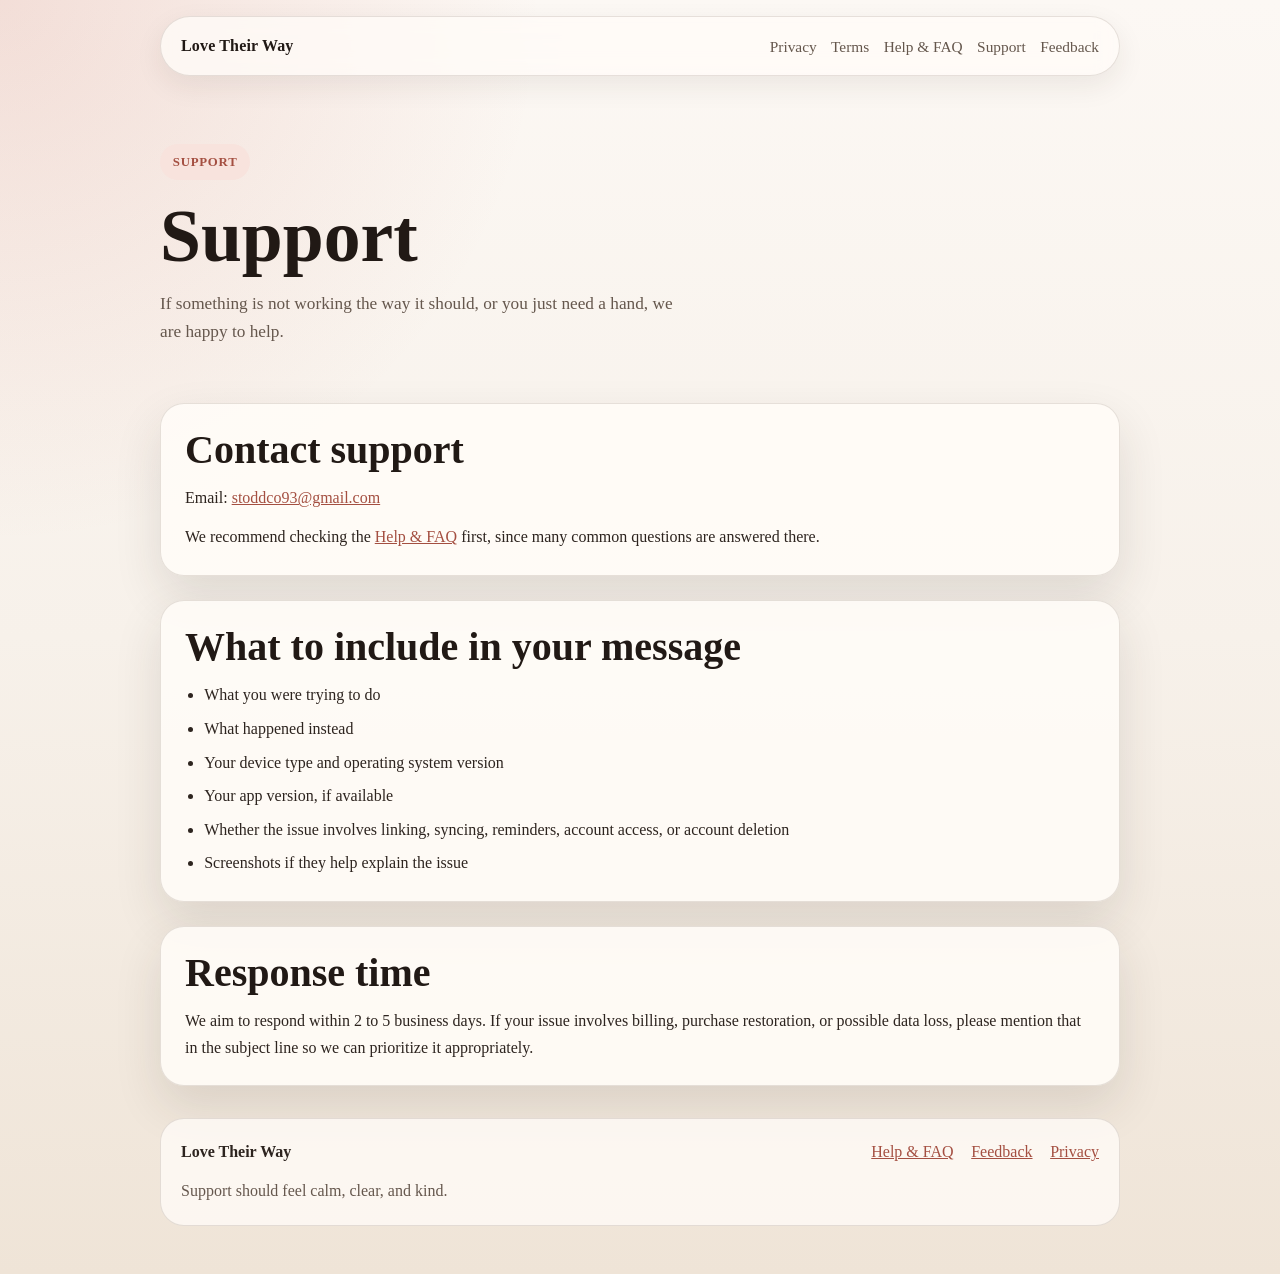
<file: love-their-way/support/index.html>
<!DOCTYPE html>
<html lang="en">
<head>
  <meta charset="UTF-8" />
  <meta name="viewport" content="width=device-width, initial-scale=1.0" />
  <meta
    name="description"
    content="Support for Love Their Way."
  />
  <title>Love Their Way Support</title>
  <link rel="stylesheet" href="../styles.css" />
</head>
<body>
  <header class="site-header shell">
    <nav class="nav" aria-label="Primary">
      <a class="brand" href="/love-their-way/">Love Their Way</a>
      <div class="nav-links">
        <a href="/love-their-way/privacy/">Privacy</a>
        <a href="/love-their-way/terms/">Terms</a>
        <a href="/love-their-way/help/">Help &amp; FAQ</a>
        <a href="/love-their-way/support/">Support</a>
        <a href="/love-their-way/feedback/">Feedback</a>
      </div>
    </nav>
  </header>

  <main class="shell">
    <section class="page-hero">
      <span class="eyebrow">Support</span>
      <h1>Support</h1>
      <p class="lead">
        If something is not working the way it should, or you just need a hand, we are happy to help.
      </p>
    </section>

    <section class="section">
      <div class="panel">
        <h2>Contact support</h2>
        <p>
          Email: <a href="mailto:stoddco93@gmail.com">stoddco93@gmail.com</a>
        </p>
        <p>
          We recommend checking the <a href="/love-their-way/help/">Help &amp; FAQ</a> first, since many common questions are answered there.
        </p>
      </div>
    </section>

    <section class="section">
      <div class="panel">
        <h2>What to include in your message</h2>
        <ul class="list">
          <li>What you were trying to do</li>
          <li>What happened instead</li>
          <li>Your device type and operating system version</li>
          <li>Your app version, if available</li>
          <li>Whether the issue involves linking, syncing, reminders, account access, or account deletion</li>
          <li>Screenshots if they help explain the issue</li>
        </ul>
      </div>
    </section>

    <section class="section">
      <div class="panel">
        <h2>Response time</h2>
        <p>
          We aim to respond within 2 to 5 business days. If your issue involves billing, purchase restoration,
          or possible data loss, please mention that in the subject line so we can prioritize it appropriately.
        </p>
      </div>
    </section>
  </main>

  <footer class="footer shell">
    <div class="footer-panel">
      <div>
        <strong>Love Their Way</strong>
        <p class="muted">Support should feel calm, clear, and kind.</p>
      </div>
      <div class="footer-links">
        <a href="/love-their-way/help/">Help &amp; FAQ</a>
        <a href="/love-their-way/feedback/">Feedback</a>
        <a href="/love-their-way/privacy/">Privacy</a>
      </div>
    </div>
  </footer>
</body>
</html>
</file>
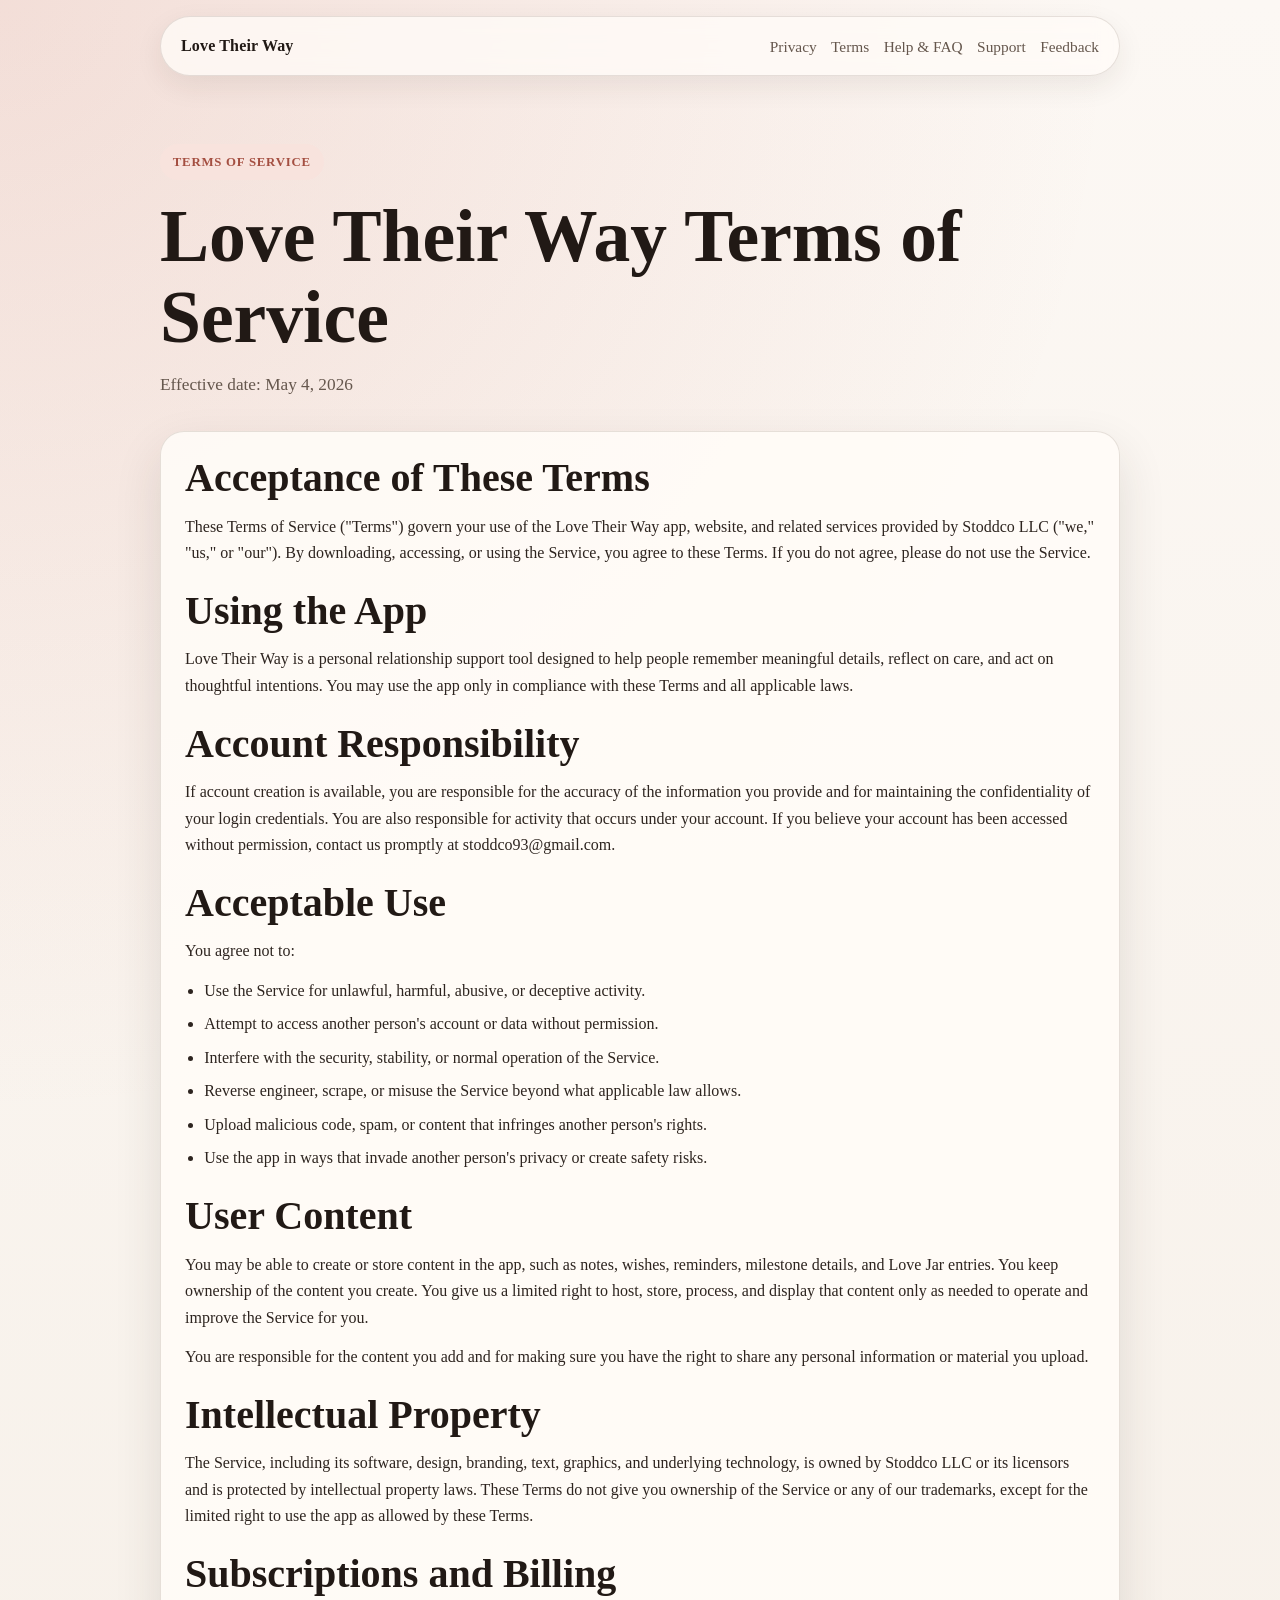
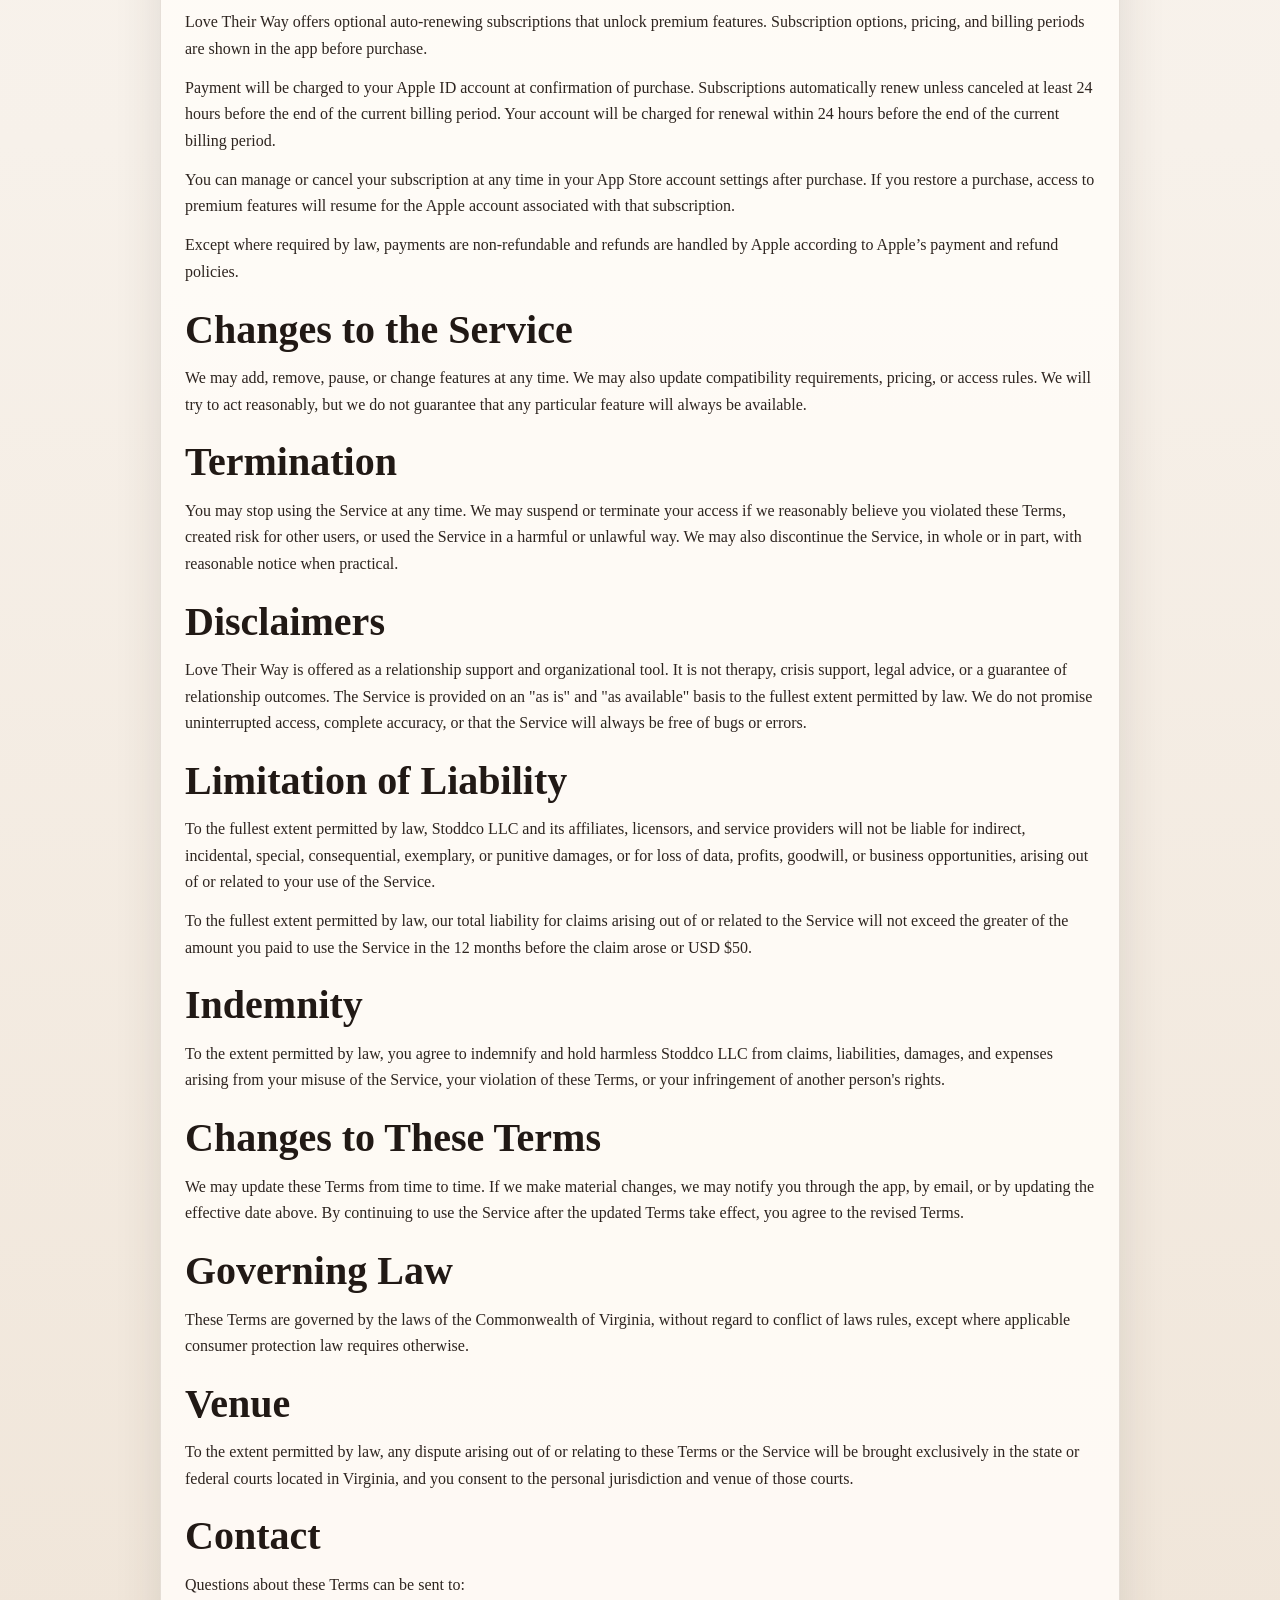
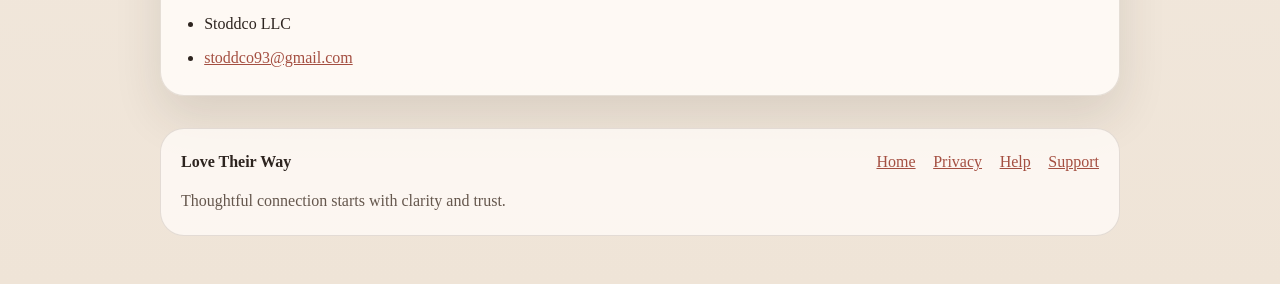
<file: love-their-way/terms/index.html>
<!DOCTYPE html>
<html lang="en">
<head>
  <meta charset="UTF-8" />
  <meta name="viewport" content="width=device-width, initial-scale=1.0" />
  <meta
    name="description"
    content="Terms of Service for Love Their Way."
  />
  <title>Love Their Way Terms of Service</title>
  <link rel="stylesheet" href="../styles.css" />
</head>
<body>
  <header class="site-header shell">
    <nav class="nav" aria-label="Primary">
      <a class="brand" href="/love-their-way/">Love Their Way</a>
      <div class="nav-links">
        <a href="/love-their-way/privacy/">Privacy</a>
        <a href="/love-their-way/terms/">Terms</a>
        <a href="/love-their-way/help/">Help &amp; FAQ</a>
        <a href="/love-their-way/support/">Support</a>
        <a href="/love-their-way/feedback/">Feedback</a>
      </div>
    </nav>
  </header>

  <main class="shell">
    <section class="page-hero">
      <span class="eyebrow">Terms of Service</span>
      <h1>Love Their Way Terms of Service</h1>
      <p class="lead">Effective date: May 4, 2026</p>
    </section>

    <section class="section panel">
      <div class="policy-section">
        <h2>Acceptance of These Terms</h2>
        <p>
          These Terms of Service ("Terms") govern your use of the Love Their Way app, website, and related services
          provided by Stoddco LLC ("we," "us," or "our"). By downloading, accessing, or using the Service,
          you agree to these Terms. If you do not agree, please do not use the Service.
        </p>
      </div>

      <div class="policy-section">
        <h2>Using the App</h2>
        <p>
          Love Their Way is a personal relationship support tool designed to help people remember meaningful details,
          reflect on care, and act on thoughtful intentions. You may use the app only in compliance with these Terms
          and all applicable laws.
        </p>
      </div>

      <div class="policy-section">
        <h2>Account Responsibility</h2>
        <p>
          If account creation is available, you are responsible for the accuracy of the information you provide and for
          maintaining the confidentiality of your login credentials. You are also responsible for activity that occurs under your account.
          If you believe your account has been accessed without permission, contact us promptly at stoddco93@gmail.com.
        </p>
      </div>

      <div class="policy-section">
        <h2>Acceptable Use</h2>
        <p>You agree not to:</p>
        <ul class="list">
          <li>Use the Service for unlawful, harmful, abusive, or deceptive activity.</li>
          <li>Attempt to access another person's account or data without permission.</li>
          <li>Interfere with the security, stability, or normal operation of the Service.</li>
          <li>Reverse engineer, scrape, or misuse the Service beyond what applicable law allows.</li>
          <li>Upload malicious code, spam, or content that infringes another person's rights.</li>
          <li>Use the app in ways that invade another person's privacy or create safety risks.</li>
        </ul>
      </div>

      <div class="policy-section">
        <h2>User Content</h2>
        <p>
          You may be able to create or store content in the app, such as notes, wishes, reminders, milestone details, and Love Jar entries.
          You keep ownership of the content you create. You give us a limited right to host, store, process, and display that content only as needed
          to operate and improve the Service for you.
        </p>
        <p>
          You are responsible for the content you add and for making sure you have the right to share any personal information or material you upload.
        </p>
      </div>

      <div class="policy-section">
        <h2>Intellectual Property</h2>
        <p>
          The Service, including its software, design, branding, text, graphics, and underlying technology, is owned by Stoddco LLC
          or its licensors and is protected by intellectual property laws. These Terms do not give you ownership of the Service or any of our trademarks,
          except for the limited right to use the app as allowed by these Terms.
        </p>
      </div>

    <div class="policy-section">
      <h2>Subscriptions and Billing</h2>
      <p>
        Love Their Way offers optional auto-renewing subscriptions that unlock premium features. Subscription options,
        pricing, and billing periods are shown in the app before purchase.
      </p>
      <p>
        Payment will be charged to your Apple ID account at confirmation of purchase. Subscriptions automatically renew
        unless canceled at least 24 hours before the end of the current billing period. Your account will be charged for
        renewal within 24 hours before the end of the current billing period.
      </p>
      <p>
        You can manage or cancel your subscription at any time in your App Store account settings after purchase.
        If you restore a purchase, access to premium features will resume for the Apple account associated with that
        subscription.
      </p>
      <p>
        Except where required by law, payments are non-refundable and refunds are handled by Apple according to
        Apple’s payment and refund policies.
      </p>
    </div>


      <div class="policy-section">
        <h2>Changes to the Service</h2>
        <p>
          We may add, remove, pause, or change features at any time. We may also update compatibility requirements, pricing, or access rules.
          We will try to act reasonably, but we do not guarantee that any particular feature will always be available.
        </p>
      </div>

      <div class="policy-section">
        <h2>Termination</h2>
        <p>
          You may stop using the Service at any time. We may suspend or terminate your access if we reasonably believe you violated these Terms,
          created risk for other users, or used the Service in a harmful or unlawful way. We may also discontinue the Service, in whole or in part,
          with reasonable notice when practical.
        </p>
      </div>

      <div class="policy-section">
        <h2>Disclaimers</h2>
        <p>
          Love Their Way is offered as a relationship support and organizational tool. It is not therapy, crisis support, legal advice,
          or a guarantee of relationship outcomes. The Service is provided on an "as is" and "as available" basis to the fullest extent permitted by law.
          We do not promise uninterrupted access, complete accuracy, or that the Service will always be free of bugs or errors.
        </p>
      </div>

      <div class="policy-section">
        <h2>Limitation of Liability</h2>
        <p>
          To the fullest extent permitted by law, Stoddco LLC and its affiliates, licensors, and service providers will not be liable
          for indirect, incidental, special, consequential, exemplary, or punitive damages, or for loss of data, profits, goodwill, or business opportunities,
          arising out of or related to your use of the Service.
        </p>
        <p>
          To the fullest extent permitted by law, our total liability for claims arising out of or related to the Service will not exceed
          the greater of the amount you paid to use the Service in the 12 months before the claim arose or USD $50.
        </p>
      </div>

      <div class="policy-section">
        <h2>Indemnity</h2>
        <p>
          To the extent permitted by law, you agree to indemnify and hold harmless Stoddco LLC from claims, liabilities, damages,
          and expenses arising from your misuse of the Service, your violation of these Terms, or your infringement of another person's rights.
        </p>
      </div>

      <div class="policy-section">
        <h2>Changes to These Terms</h2>
        <p>
          We may update these Terms from time to time. If we make material changes, we may notify you through the app, by email, or by updating
          the effective date above. By continuing to use the Service after the updated Terms take effect, you agree to the revised Terms.
        </p>
      </div>

      <div class="policy-section">
        <h2>Governing Law</h2>
        <p>
          These Terms are governed by the laws of the Commonwealth of Virginia, without regard to conflict of laws rules,
          except where applicable consumer protection law requires otherwise.
        </p>
      </div>

      <div class="policy-section">
        <h2>Venue</h2>
        <p>
          To the extent permitted by law, any dispute arising out of or relating to these Terms or the Service will be brought exclusively
          in the state or federal courts located in Virginia, and you consent to the personal jurisdiction and venue of those courts.
        </p>
      </div>

      <div class="policy-section">
        <h2>Contact</h2>
        <p>
          Questions about these Terms can be sent to:
        </p>
        <ul class="link-list">
          <li>Stoddco LLC</li>
          <li><a href="mailto:stoddco93@gmail.com">stoddco93@gmail.com</a></li>
        </ul>
      </div>
    </section>
  </main>

  <footer class="footer shell">
    <div class="footer-panel">
      <div>
        <strong>Love Their Way</strong>
        <p class="muted">Thoughtful connection starts with clarity and trust.</p>
      </div>
      <div class="footer-links">
        <a href="/love-their-way/">Home</a>
        <a href="/love-their-way/privacy/">Privacy</a>
        <a href="/love-their-way/help/">Help</a>
        <a href="/love-their-way/support/">Support</a>
      </div>
    </div>
  </footer>
</body>
</html>
</file>
<file: love-their-way/styles.css>
:root {
  --bg: #f7f1ea;
  --bg-deep: #efe4d7;
  --surface: rgba(255, 252, 248, 0.88);
  --surface-strong: #fffdfb;
  --line: rgba(83, 61, 47, 0.14);
  --text: #2d241f;
  --muted: #65574d;
  --heading: #211915;
  --accent: #c96857;
  --accent-deep: #a44f41;
  --accent-soft: #f8e3dd;
  --success: #4c7a62;
  --shadow: 0 20px 48px rgba(52, 38, 29, 0.12);
  --radius-lg: 24px;
  --radius-md: 18px;
  --radius-sm: 12px;
  --max-width: 960px;
}

* {
  box-sizing: border-box;
}

html {
  scroll-behavior: smooth;
}

body {
  margin: 0;
  font-family: Georgia, "Times New Roman", serif;
  color: var(--text);
  line-height: 1.65;
  background:
    radial-gradient(circle at top left, rgba(201, 104, 87, 0.18), transparent 30%),
    linear-gradient(180deg, #fcf8f4 0%, var(--bg) 50%, var(--bg-deep) 100%);
}

a {
  color: var(--accent-deep);
}

a:hover,
a:focus-visible {
  color: var(--heading);
}

.shell {
  width: min(calc(100% - 2rem), var(--max-width));
  margin: 0 auto;
}

.site-header {
  padding: 1rem 0 0;
}

.nav {
  display: flex;
  align-items: center;
  justify-content: space-between;
  gap: 1rem;
  padding: 1rem 1.25rem;
  border: 1px solid var(--line);
  border-radius: 999px;
  background: rgba(255, 252, 248, 0.78);
  box-shadow: 0 10px 28px rgba(52, 38, 29, 0.08);
  backdrop-filter: blur(10px);
}

.brand {
  color: var(--heading);
  text-decoration: none;
  font-weight: 700;
  letter-spacing: 0.01em;
}

.nav-links {
  display: flex;
  flex-wrap: wrap;
  gap: 0.9rem;
}

.nav-links a {
  text-decoration: none;
  color: var(--muted);
  font-size: 0.96rem;
}

.hero,
.page-hero {
  padding: 4.25rem 0 2rem;
}

.eyebrow {
  display: inline-block;
  padding: 0.45rem 0.8rem;
  border-radius: 999px;
  background: var(--accent-soft);
  color: var(--accent-deep);
  font-size: 0.8rem;
  font-weight: 700;
  letter-spacing: 0.06em;
  text-transform: uppercase;
}

h1,
h2,
h3 {
  margin: 0;
  color: var(--heading);
  line-height: 1.1;
}

h1 {
  margin-top: 1rem;
  font-size: clamp(2.8rem, 7vw, 4.6rem);
}

h2 {
  font-size: clamp(1.8rem, 4vw, 2.5rem);
  margin-bottom: 0.85rem;
}

h3 {
  font-size: 1.2rem;
  margin-bottom: 0.45rem;
}

p {
  margin: 0.8rem 0 0;
}

.lead {
  max-width: 60ch;
  color: var(--muted);
  font-size: 1.08rem;
}

.actions {
  display: flex;
  flex-wrap: wrap;
  gap: 0.85rem;
  margin-top: 1.5rem;
}

.button,
.button-secondary {
  display: inline-flex;
  align-items: center;
  justify-content: center;
  min-height: 3rem;
  padding: 0.8rem 1.1rem;
  border-radius: 999px;
  text-decoration: none;
  font-weight: 700;
}

.button {
  background: linear-gradient(135deg, var(--accent), var(--accent-deep));
  color: #fff8f4;
  box-shadow: 0 14px 30px rgba(164, 79, 65, 0.22);
}

.button-secondary {
  border: 1px solid var(--line);
  color: var(--heading);
  background: rgba(255, 255, 255, 0.6);
}

.section {
  padding: 1.5rem 0 0;
}

.panel {
  padding: 1.5rem;
  border: 1px solid var(--line);
  border-radius: var(--radius-lg);
  background: var(--surface);
  box-shadow: var(--shadow);
}

.grid {
  display: grid;
  gap: 1rem;
}

.feature-grid {
  grid-template-columns: repeat(2, minmax(0, 1fr));
}

.card {
  padding: 1.25rem;
  border-radius: var(--radius-md);
  border: 1px solid rgba(83, 61, 47, 0.12);
  background: var(--surface-strong);
}

.card p,
.card li {
  color: var(--muted);
}

.list,
.link-list {
  margin: 0.8rem 0 0;
  padding-left: 1.2rem;
}

.link-list li + li,
.list li + li {
  margin-top: 0.45rem;
}

.notice {
  margin-top: 1rem;
  padding: 1rem 1.1rem;
  border-left: 4px solid var(--accent);
  border-radius: 0 var(--radius-sm) var(--radius-sm) 0;
  background: #fff3ef;
}

.callout {
  margin-top: 1.1rem;
  padding: 1rem 1.1rem;
  border-radius: var(--radius-md);
  background: #f4f8f4;
  border: 1px solid rgba(76, 122, 98, 0.18);
}

.faq-item + .faq-item,
.policy-section + .policy-section {
  margin-top: 1.4rem;
}

.muted {
  color: var(--muted);
}

.footer {
  padding: 2rem 0 3rem;
}

.footer-panel {
  display: flex;
  flex-wrap: wrap;
  justify-content: space-between;
  gap: 1rem;
  padding: 1.25rem;
  border: 1px solid var(--line);
  border-radius: var(--radius-lg);
  background: rgba(255, 252, 248, 0.78);
}

.footer-links {
  display: flex;
  flex-wrap: wrap;
  gap: 0.9rem 1.1rem;
}

@media (max-width: 760px) {
  .nav,
  .footer-panel {
    border-radius: 28px;
  }

  .feature-grid {
    grid-template-columns: 1fr;
  }

  .nav {
    align-items: flex-start;
    flex-direction: column;
  }
}
</file>
